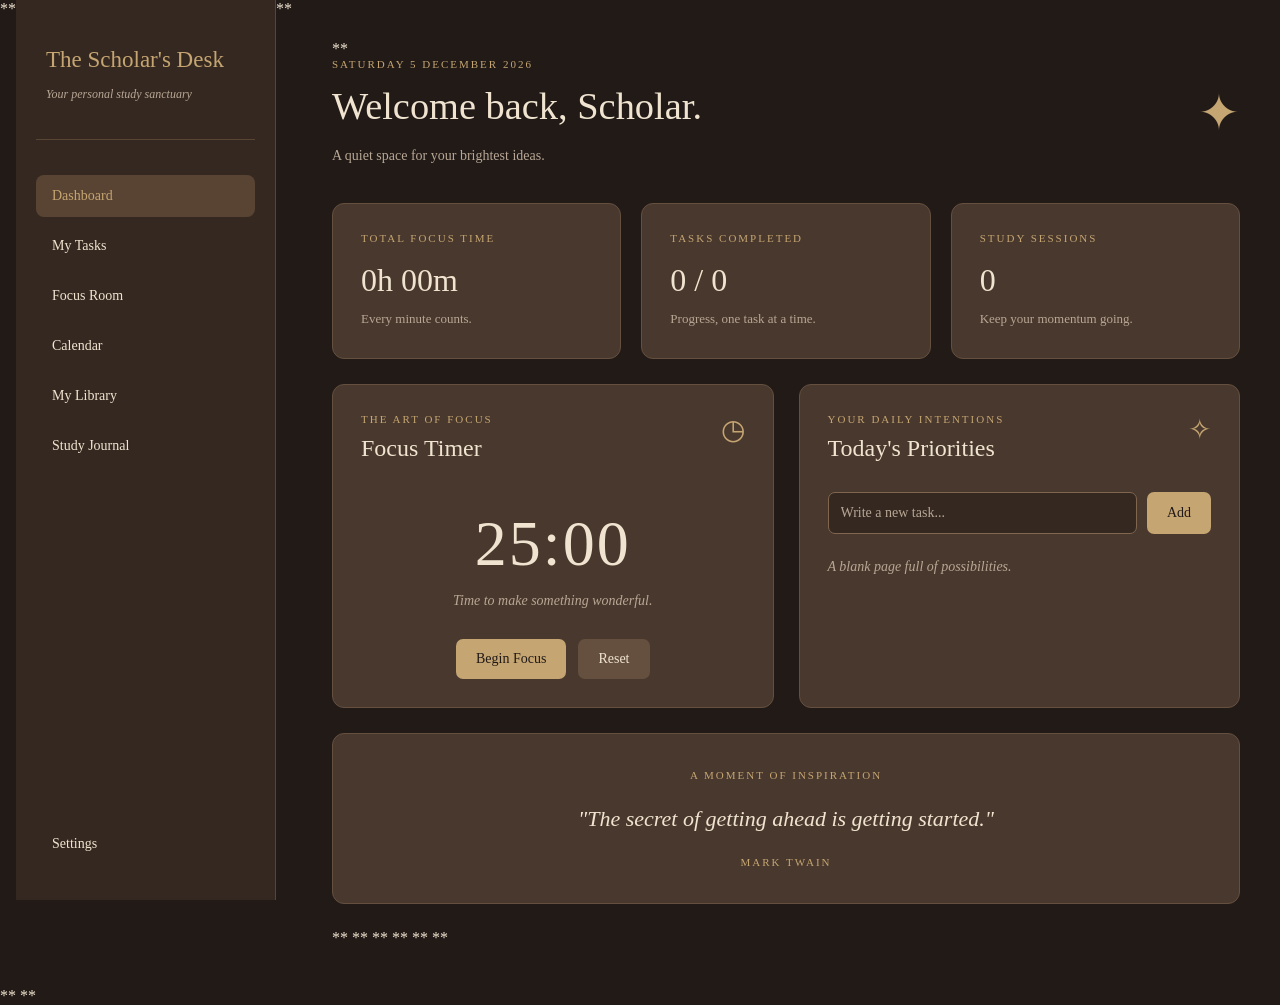
<file: index.html>
<!DOCTYPE html>

<html lang="en">



<head>

    <meta charset="UTF-8">

    <meta name="viewport" content="width=device-width, initial-scale=1.0">



    <title>The Scholar's Desk</title>



    <link rel="stylesheet" href="style.css">

    <script src="script.js" defer></script>

</head>



<body>



<div class="app-container">



*<!-- =====================================*

         SIDEBAR

*    ====================================== -->*



    <aside class="sidebar">



        <div class="sidebar-header">

            <h2>The Scholar's Desk</h2>

            <p>Your personal study sanctuary</p>

        </div>



        <nav class="sidebar-nav" aria-label="Main navigation">



            <ul>

                <li><a href="#dashboard" class="active">Dashboard</a></li>

                <li><a href="#tasks">My Tasks</a></li>

                <li><a href="#focus-page">Focus Room</a></li>

                <li><a href="#calendar">Calendar</a></li>

                <li><a href="#library">My Library</a></li>

                <li><a href="#journal">Study Journal</a></li>

            </ul>



        </nav>



        <div class="sidebar-footer">

            <a href="#settings">Settings</a>

        </div>



    </aside>





*<!-- =====================================*

         MAIN APPLICATION

*    ====================================== -->*



    <main class="main-content">





*<!-- =================================*

             DASHBOARD PAGE

*        ================================== -->*



        <section id="dashboard" class="page">



            <header class="dashboard-header">



                <div>

                    <p class="eyebrow" id="current-date"></p>



                    <h1>Welcome back, Scholar.</h1>



                    <p class="subtitle">

                        A quiet space for your brightest ideas.

                    </p>

                </div>



                <div class="header-decoration">✦</div>



            </header>





<!-- Dashboard Statistics -->



            <section class="stats-grid">



                <article class="stat-card">

                    <p class="card-label">TOTAL FOCUS TIME</p>

                    <h2 id="total-focus">0h 00m</h2>

                    <p class="card-note">Every minute counts.</p>

                </article>



                <article class="stat-card">

                    <p class="card-label">TASKS COMPLETED</p>

                    <h2 id="tasks-completed">0 / 0</h2>

                    <p class="card-note">

                        Progress, one task at a time.

                    </p>

                </article>



                <article class="stat-card">

                    <p class="card-label">STUDY SESSIONS</p>

                    <h2 id="session-count">0</h2>

                    <p class="card-note">

                        Keep your momentum going.

                    </p>

                </article>



            </section>





<!-- Dashboard Widgets -->



            <section class="dashboard-grid">





<!-- Focus Timer Widget -->



                <article class="widget focus-widget" id="focus">



                    <div class="widget-heading">



                        <div>

                            <p class="eyebrow">THE ART OF FOCUS</p>

                            <h2>Focus Timer</h2>

                        </div>



                        <span class="widget-symbol">◷</span>



                    </div>



                    <div class="timer-display">



                        <span id="timer">25:00</span>



                        <p>

                            Time to make something wonderful.

                        </p>



                    </div>



                    <div class="timer-controls">



                        <button id="start-timer" type="button">

                            Begin Focus

                        </button>



                        <button

                            id="reset-timer"

                            type="button"

                            class="secondary-button"

                        >

                            Reset

                        </button>



                    </div>



                </article>





<!-- Dashboard Task Widget -->



                <article class="widget tasks-widget">



                    <div class="widget-heading">



                        <div>

                            <p class="eyebrow">

                                YOUR DAILY INTENTIONS

                            </p>



                            <h2>Today's Priorities</h2>

                        </div>



                        <span class="widget-symbol">✧</span>



                    </div>



                    <form id="task-form" class="task-form">



                        <input

                            type="text"

                            id="task-input"

                            placeholder="Write a new task..."

                            aria-label="New task"

                            required

                        >



                        <button type="submit">Add</button>



                    </form>



                    <ul id="task-list" class="task-list"></ul>



                    <p id="empty-tasks" class="empty-message">

                        A blank page full of possibilities.

                    </p>



                </article>



            </section>





<!-- Inspiration Widget -->



            <section class="widget quote-widget">



                <p class="eyebrow">

                    A MOMENT OF INSPIRATION

                </p>



                <blockquote>

                    "The secret of getting ahead is getting started."

                </blockquote>



                <p class="quote-author">MARK TWAIN</p>



            </section>



        </section>





*<!-- =================================*

             MY TASKS / KANBAN PAGE

*        ================================== -->*



        <section id="tasks" class="page" hidden>



            <header class="dashboard-header">



                <div>

                    <p class="eyebrow">STAY ORGANISED</p>



                    <h1>My Tasks</h1>



                    <p class="subtitle">

                        Every great achievement begins with a plan.

                    </p>

                </div>



                <button

                    type="button"

                    id="new-task-button"

                    class="new-task-button"

                >

                    + New Task

                </button>



            </header>





<!-- Task Statistics -->



            <section class="stats-grid task-stats">



                <article class="stat-card">

                    <p class="card-label">TOTAL TASKS</p>

                    <h2 id="kanban-total">0</h2>

                    <p class="card-note">

                        Everything on your list.

                    </p>

                </article>



                <article class="stat-card">

                    <p class="card-label">IN PROGRESS</p>

                    <h2 id="kanban-progress">0</h2>

                    <p class="card-note">

                        Currently in motion.

                    </p>

                </article>



                <article class="stat-card">

                    <p class="card-label">COMPLETED</p>

                    <h2 id="kanban-completed">0</h2>

                    <p class="card-note">

                        Little victories add up.

                    </p>

                </article>



            </section>





<!-- Task Search and Filters -->



            <div class="kanban-toolbar">



                <input

                    type="search"

                    id="task-search"

                    placeholder="Search your tasks..."

                    aria-label="Search tasks"

                >



                <select

                    id="filter-priority"

                    aria-label="Filter by priority"

                >

                    <option value="all">All Priorities</option>

                    <option value="high">High Priority</option>

                    <option value="medium">Medium Priority</option>

                    <option value="low">Low Priority</option>

                </select>



                <select

                    id="filter-subject"

                    aria-label="Filter by subject"

                >

                    <option value="all">All Subjects</option>

                </select>



            </div>





<!-- Kanban Board -->



            <section class="kanban-board" aria-label="Task board">





<!-- To Do Column -->



                <div class="kanban-column" data-status="todo">



                    <div class="kanban-column-header">

                        <h2>To Do</h2>

                        <span class="column-count" id="todo-count">0</span>

                    </div>



                    <div

                        class="kanban-task-list"

                        id="todo-list"

                        data-status="todo"

                    ></div>



                    <p class="kanban-empty" id="todo-empty">

                        Nothing here yet.

                    </p>



                </div>





<!-- In Progress Column -->



                <div class="kanban-column" data-status="progress">



                    <div class="kanban-column-header">

                        <h2>In Progress</h2>

                        <span class="column-count" id="progress-count">0</span>

                    </div>



                    <div

                        class="kanban-task-list"

                        id="progress-list"

                        data-status="progress"

                    ></div>



                    <p class="kanban-empty" id="progress-empty">

                        Ready when you are.

                    </p>



                </div>





<!-- Completed Column -->



                <div class="kanban-column" data-status="completed">



                    <div class="kanban-column-header">

                        <h2>Completed</h2>

                        <span

                            class="column-count"

                            id="completed-count"

                        >0</span>

                    </div>



                    <div

                        class="kanban-task-list"

                        id="completed-list"

                        data-status="completed"

                    ></div>



                    <p class="kanban-empty" id="completed-empty">

                        Your victories will appear here.

                    </p>



                </div>



            </section>



        </section>





*<!-- =================================*

             FOCUS ROOM PAGE

*        ================================== -->*



        <section id="focus-page" class="page" hidden>



            <header class="dashboard-header">



                <div>

                    <p class="eyebrow">THE ART OF DEEP WORK</p>



                    <h1>The Focus Room</h1>



                    <p class="subtitle">

                        A quiet space to make every minute count.

                    </p>

                </div>



                <div class="header-decoration">◷</div>



            </header>





<!-- Focus Room Timer -->



            <article class="widget focus-room-widget">



                <div

                    class="focus-mode-tabs"

                    role="group"

                    aria-label="Timer mode"

                >



                    <button

                        type="button"

                        class="focus-mode-button active"

                        data-mode="focus"

                        aria-pressed="true"

                    >

                        Focus

                    </button>



                    <button

                        type="button"

                        class="focus-mode-button"

                        data-mode="short"

                        aria-pressed="false"

                    >

                        Short Break

                    </button>



                    <button

                        type="button"

                        class="focus-mode-button"

                        data-mode="long"

                        aria-pressed="false"

                    >

                        Long Break

                    </button>



                </div>





<!-- Circular Progress Timer -->



                <div class="focus-clock">



                    <svg

                        class="focus-progress"

                        viewBox="0 0 300 300"

                        aria-hidden="true"

                    >



                        <circle

                            class="focus-progress-track"

                            cx="150"

                            cy="150"

                            r="132"

                        ></circle>



                        <circle

                            id="focus-progress-ring"

                            class="focus-progress-ring"

                            cx="150"

                            cy="150"

                            r="132"

                        ></circle>



                    </svg>



                    <div class="focus-clock-content">



                        <p class="eyebrow" id="focus-mode-label">

                            FOCUS SESSION

                        </p>



                        <div

                            id="focus-room-time"

                            class="focus-room-time"

                            role="timer"

                        >

                            25:00

                        </div>



                        <p

                            id="focus-room-message"

                            class="focus-room-message"

                        >

                            Time to immerse yourself.

                        </p>



                    </div>



                </div>





<!-- Timer Controls -->



                <div class="focus-room-controls">



                    <button

                        type="button"

                        id="focus-room-start"

                    >

                        Begin Session

                    </button>



                    <button

                        type="button"

                        id="focus-room-reset"

                        class="secondary-button"

                    >

                        Reset

                    </button>



                    <button

                        type="button"

                        id="focus-room-skip"

                        class="secondary-button"

                    >

                        Skip

                    </button>



                </div>



            </article>





<!-- Focus Room Statistics -->



            <section class="stats-grid focus-room-stats">



                <article class="stat-card">

                    <p class="card-label">TODAY'S FOCUS</p>

                    <h2 id="focus-today">0h 00m</h2>

                    <p class="card-note">

                        Time well spent today.

                    </p>

                </article>



                <article class="stat-card">

                    <p class="card-label">TODAY'S SESSIONS</p>

                    <h2 id="focus-today-sessions">0</h2>

                    <p class="card-note">

                        One session at a time.

                    </p>

                </article>



                <article class="stat-card">

                    <p class="card-label">CURRENT STREAK</p>

                    <h2 id="focus-streak">0 days</h2>

                    <p class="card-note">

                        Keep your rhythm alive.

                    </p>

                </article>



            </section>





<!-- Focus Preferences and History -->



            <section class="dashboard-grid focus-room-bottom">





<!-- Timer Preferences -->



                <article class="widget">



                    <div class="widget-heading">



                        <div>

                            <p class="eyebrow">YOUR STUDY RHYTHM</p>

                            <h2>Timer Preferences</h2>

                        </div>



                        <span class="widget-symbol">⚙</span>



                    </div>



                    <form

                        id="focus-preferences-form"

                        class="focus-preferences-form"

                    >



                        <div class="focus-preference-field">



                            <label for="focus-duration">

                                Focus Duration (minutes)

                            </label>



                            <input

                                type="number"

                                id="focus-duration"

                                min="1"

                                max="180"

                                value="25"

                                required

                            >



                        </div>



                        <div class="focus-preference-field">



                            <label for="short-break-duration">

                                Short Break (minutes)

                            </label>



                            <input

                                type="number"

                                id="short-break-duration"

                                min="1"

                                max="60"

                                value="5"

                                required

                            >



                        </div>



                        <label class="focus-sound-setting">



                            <input

                                type="checkbox"

                                id="focus-sound-enabled"

                                checked

                            >



                            Play a sound when a session ends



                        </label>



                        <div class="focus-preference-field">



                            <label for="long-break-duration">

                                Long Break (minutes)

                            </label>



                            <input

                                type="number"

                                id="long-break-duration"

                                min="1"

                                max="90"

                                value="15"

                                required

                            >



                        </div>



                        <button type="submit">

                            Save Preferences

                        </button>



                        <p

                            id="focus-preferences-message"

                            class="card-note"

                            aria-live="polite"

                        ></p>



                    </form>



                </article>





<!-- Session History -->



                <article class="widget">



                    <div class="widget-heading">



                        <div>

                            <p class="eyebrow">YOUR STUDY CHRONICLES</p>

                            <h2>Session History</h2>

                        </div>



                        <span class="widget-symbol">✧</span>



                    </div>



                    <ul

                        id="focus-session-history"

                        class="focus-session-history"

                    ></ul>



                    <p

                        id="focus-history-empty"

                        class="empty-message"

                    >

                        Your completed sessions will appear here.

                    </p>



                </article>



            </section>



        </section>





*<!-- =================================*

             CALENDAR PAGE

*        ================================== -->*



        <section id="calendar" class="page" hidden>



            <header class="dashboard-header">



                <div>

                    <p class="eyebrow">

                        YOUR ACADEMIC CHRONICLES

                    </p>



                    <h1>The Calendar</h1>



                    <p class="subtitle">

                        Every deadline, every intention,

                        all in one beautiful place.

                    </p>

                </div>



                <button

                    type="button"

                    id="calendar-new-task"

                    class="new-task-button"

                >

                    + New Task

                </button>



            </header>





<!-- Calendar Summary -->



            <section class="stats-grid calendar-stats">



                <article class="stat-card">

                    <p class="card-label">

                        UPCOMING DEADLINES

                    </p>

                    <h2 id="calendar-upcoming-count">0</h2>

                    <p class="card-note">

                        Tasks still on the horizon.

                    </p>

                </article>



                <article class="stat-card">

                    <p class="card-label">

                        DUE THIS WEEK

                    </p>

                    <h2 id="calendar-week-count">0</h2>

                    <p class="card-note">

                        Your next seven days.

                    </p>

                </article>



                <article class="stat-card">

                    <p class="card-label">

                        OVERDUE TASKS

                    </p>

                    <h2 id="calendar-overdue-count">0</h2>

                    <p class="card-note">

                        A gentle reminder to catch up.

                    </p>

                </article>



            </section>





<!-- Main Calendar -->



            <section

                class="widget calendar-widget"

                aria-label="Monthly calendar"

            >



                <div class="calendar-toolbar">



                    <div class="calendar-month-heading">



                        <p class="eyebrow">

                            YOUR MONTH AT A GLANCE

                        </p>



                        <h2

                            id="calendar-month-title"

                            aria-live="polite"

                        >

                            October 2026

                        </h2>



                    </div>



                    <div class="calendar-navigation">



                        <button

                            type="button"

                            id="calendar-today"

                            class="secondary-button calendar-today-button"

                        >

                            Today

                        </button>



                        <button

                            type="button"

                            id="calendar-prev"

                            class="secondary-button calendar-nav-button"

                            aria-label="Previous month"

                        >

                            ‹

                        </button>



                        <button

                            type="button"

                            id="calendar-next"

                            class="secondary-button calendar-nav-button"

                            aria-label="Next month"

                        >

                            ›

                        </button>



                    </div>



                </div>





<!-- Priority Legend -->



                <div class="calendar-legend">



                    <span class="calendar-legend-item">

                        <span class="calendar-legend-dot high"></span>

                        High Priority

                    </span>



                    <span class="calendar-legend-item">

                        <span class="calendar-legend-dot medium"></span>

                        Medium Priority

                    </span>



                    <span class="calendar-legend-item">

                        <span class="calendar-legend-dot low"></span>

                        Low Priority

                    </span>



                    <span class="calendar-legend-item">

                        <span class="calendar-legend-dot completed"></span>

                        Completed

                    </span>



                </div>





<!-- Weekday Headings -->



                <div

                    class="calendar-weekdays"

                    aria-hidden="true"

                >

                    <span>Monday</span>

                    <span>Tuesday</span>

                    <span>Wednesday</span>

                    <span>Thursday</span>

                    <span>Friday</span>

                    <span>Saturday</span>

                    <span>Sunday</span>

                </div>





<!-- Calendar Grid -->



                <div

                    id="calendar-grid"

                    class="calendar-grid"

                    role="grid"

                    aria-label="Calendar dates"

                ></div>



            </section>





<!-- Calendar Lower Panels -->



            <section class="dashboard-grid calendar-bottom">





<!-- Selected Day -->



                <article class="widget calendar-day-widget">



                    <div class="widget-heading">



                        <div>

                            <p class="eyebrow">A CLOSER LOOK</p>



                            <h2 id="calendar-selected-title">

                                Selected Day

                            </h2>

                        </div>



                        <span class="widget-symbol">✧</span>



                    </div>



                    <p

                        id="calendar-selected-subtitle"

                        class="calendar-day-subtitle"

                    >

                        Select a day to view its tasks.

                    </p>



                    <ul

                        id="calendar-day-tasks"

                        class="calendar-day-tasks"

                    ></ul>



                    <p

                        id="calendar-day-empty"

                        class="empty-message"

                    >

                        A peaceful day with no deadlines.

                    </p>



                    <button

                        type="button"

                        id="calendar-add-day-task"

                        class="calendar-add-day-task"

                    >

                        + Add Task to This Day

                    </button>



                </article>





<!-- Upcoming Deadlines -->



                <article class="widget calendar-upcoming-widget">



                    <div class="widget-heading">



                        <div>

                            <p class="eyebrow">LOOKING AHEAD</p>

                            <h2>Upcoming Deadlines</h2>

                        </div>



                        <span class="widget-symbol">◷</span>



                    </div>



                    <ul

                        id="calendar-upcoming-list"

                        class="calendar-upcoming-list"

                    ></ul>



                    <p

                        id="calendar-upcoming-empty"

                        class="empty-message"

                    >

                        Nothing approaching.

                        Enjoy the breathing room.

                    </p>



                </article>



            </section>



        </section>





*<!-- =================================*

             MY LIBRARY

*        ================================== -->*



        <section id="library" class="page" hidden>



            <header class="dashboard-header">



                <div>

                    <p class="eyebrow">A WORLD BETWEEN PAGES</p>



                    <h1>My Library</h1>



                    <p class="subtitle">

                        A home for every story worth remembering.

                    </p>

                </div>



                <button

                    type="button"

                    id="library-add-book"

                    class="new-task-button"

                >

                    + Add Book

                </button>



            </header>





<!-- Library Statistics -->



            <section class="stats-grid library-stats">



                <article class="stat-card">

                    <p class="card-label">TOTAL BOOKS</p>

                    <h2 id="library-total">0</h2>

                    <p class="card-note">

                        Your growing collection.

                    </p>

                </article>



                <article class="stat-card">

                    <p class="card-label">CURRENTLY READING</p>

                    <h2 id="library-reading">0</h2>

                    <p class="card-note">

                        Stories unfolding.

                    </p>

                </article>



                <article class="stat-card">

                    <p class="card-label">BOOKS FINISHED</p>

                    <h2 id="library-finished">0</h2>

                    <p class="card-note">

                        Worlds you've explored.

                    </p>

                </article>



            </section>





<!-- Library Search and Filters -->



            <div class="library-toolbar">



                <input

                    type="search"

                    id="library-search"

                    placeholder="Search your collection..."

                    aria-label="Search books"

                >



                <div

                    class="library-filter-tabs"

                    role="group"

                    aria-label="Filter books by reading status"

                >



                    <button

                        type="button"

                        class="library-filter active"

                        data-filter="all"

                        aria-pressed="true"

                    >

                        All Books

                    </button>



                    <button

                        type="button"

                        class="library-filter"

                        data-filter="reading"

                        aria-pressed="false"

                    >

                        Reading

                    </button>



                    <button

                        type="button"

                        class="library-filter"

                        data-filter="want"

                        aria-pressed="false"

                    >

                        Want to Read

                    </button>



                    <button

                        type="button"

                        class="library-filter"

                        data-filter="finished"

                        aria-pressed="false"

                    >

                        Finished

                    </button>



                </div>



            </div>





<!-- Bookshelf -->



            <section

                class="widget library-widget"

                aria-label="Your book collection"

            >



                <div class="widget-heading">



                    <div>

                        <p class="eyebrow">

                            YOUR PERSONAL COLLECTION

                        </p>



                        <h2>The Bookshelf</h2>

                    </div>



                    <span class="widget-symbol">✧</span>



                </div>



                <div

                    id="library-book-grid"

                    class="library-book-grid"

                ></div>



                <div

                    id="library-empty"

                    class="library-empty"

                >



                    <div class="library-empty-icon">📖</div>



                    <h3>Your bookshelf awaits.</h3>



                    <p>

                        Every great library begins with a single book.

                    </p>



                    <button

                        type="button"

                        id="library-empty-add"

                        class="new-task-button"

                    >

                        Add Your First Book

                    </button>



                </div>



            </section>



        </section>





*<!-- =================================*

             STUDY JOURNAL - NEW IN v0.7

*        ================================== -->*



        <section id="journal" class="page" hidden>



            <header class="dashboard-header">



                <div>

                    <p class="eyebrow">

                        THE ARCHIVE OF KNOWLEDGE

                    </p>



                    <h1>Study Journal</h1>



                    <p class="subtitle">

                        A place for everything you learn,

                        discover, and wish to remember.

                    </p>

                </div>



                <button

                    type="button"

                    id="journal-new-note"

                    class="new-task-button"

                >

                    + New Note

                </button>



            </header>





<!-- Journal Statistics -->



            <section class="stats-grid journal-stats">



                <article class="stat-card">

                    <p class="card-label">TOTAL NOTES</p>

                    <h2 id="journal-total-notes">0</h2>

                    <p class="card-note">

                        Your growing knowledge archive.

                    </p>

                </article>



                <article class="stat-card">

                    <p class="card-label">SUBJECTS</p>

                    <h2 id="journal-subject-count">0</h2>

                    <p class="card-note">

                        Areas of study explored.

                    </p>

                </article>



                <article class="stat-card">

                    <p class="card-label">NEEDS REVISION</p>

                    <h2 id="journal-revision-count">0</h2>

                    <p class="card-note">

                        Topics worth revisiting.

                    </p>

                </article>



            </section>





<!-- Journal Workspace -->



            <section class="journal-workspace">





<!-- Notes Sidebar -->



                <aside

                    class="journal-notes-panel"

                    aria-label="Your study notes"

                >



                    <div class="journal-panel-heading">



                        <div>

                            <p class="eyebrow">YOUR ARCHIVE</p>

                            <h2>My Notes</h2>

                        </div>



                        <span class="widget-symbol">✧</span>



                    </div>





<!-- Search Notes -->



                    <input

                        type="search"

                        id="journal-search"

                        class="journal-search"

                        placeholder="Search your notes..."

                        aria-label="Search study notes"

                    >





<!-- Subject Filter -->



                    <label

                        for="journal-subject-filter"

                        class="journal-filter-label"

                    >

                        SUBJECT

                    </label>



                    <select

                        id="journal-subject-filter"

                        class="journal-subject-filter"

                    >

                        <option value="all">All Subjects</option>

                    </select>





<!-- Note Filters -->



                    <div

                        class="journal-filter-tabs"

                        role="group"

                        aria-label="Filter study notes"

                    >



                        <button

                            type="button"

                            class="journal-filter active"

                            data-filter="all"

                            aria-pressed="true"

                        >

                            All

                        </button>



                        <button

                            type="button"

                            class="journal-filter"

                            data-filter="pinned"

                            aria-pressed="false"

                        >

                            Pinned

                        </button>



                        <button

                            type="button"

                            class="journal-filter"

                            data-filter="revision"

                            aria-pressed="false"

                        >

                            Revision

                        </button>



                    </div>





<!-- Notes List -->



                    <div

                        id="journal-notes-list"

                        class="journal-notes-list"

                    ></div>





<!-- Empty Archive -->



                    <div

                        id="journal-list-empty"

                        class="journal-list-empty"

                    >



                        <span class="journal-empty-icon">📜</span>



                        <h3>Your archive awaits.</h3>



                        <p>

                            Begin with your first study note.

                        </p>



                    </div>



                </aside>





<!-- Main Note Editor -->



                <article class="journal-editor-panel">





<!-- Editor Empty State -->



                    <div

                        id="journal-editor-empty"

                        class="journal-editor-empty"

                    >



                        <div class="journal-editor-empty-icon">

                            ✒

                        </div>



                        <p class="eyebrow">

                            THE BEGINNING OF SOMETHING WONDERFUL

                        </p>



                        <h2>A blank page awaits.</h2>



                        <p>

                            Select a note from your archive,

                            or begin writing something new.

                        </p>



                        <button

                            type="button"

                            id="journal-empty-new-note"

                            class="new-task-button"

                        >

                            + Create Your First Note

                        </button>



                    </div>





<!-- Active Editor -->



                    <div

                        id="journal-editor-workspace"

                        class="journal-editor-workspace"

                        hidden

                    >





<!-- Editor Top Bar -->



                        <div class="journal-editor-topbar">



                            <div class="journal-editor-topbar-left">



                                <span class="journal-document-icon">

                                    📜

                                </span>



                                <span class="journal-document-label">

                                    STUDY NOTE

                                </span>



                            </div>



                            <div class="journal-editor-actions">



                                <button

                                    type="button"

                                    id="journal-pin-note"

                                    class="journal-icon-button"

                                    title="Pin or unpin this note"

                                    aria-label="Pin note"

                                    aria-pressed="false"

                                >

                                    ♧

                                </button>



                                <button

                                    type="button"

                                    id="journal-export-note"

                                    class="journal-icon-button"

                                    title="Export this note"

                                    aria-label="Export note"

                                >

                                    ↓

                                </button>



                                <button

                                    type="button"

                                    id="journal-delete-note"

                                    class="journal-icon-button journal-delete-button"

                                    title="Delete this note"

                                    aria-label="Delete note"

                                >

                                    ×

                                </button>



                            </div>



                        </div>





<!-- Note Metadata -->



                        <div class="journal-note-metadata">



                            <input

                                type="text"

                                id="journal-note-title"

                                class="journal-note-title"

                                placeholder="Untitled Note"

                                maxlength="200"

                                aria-label="Note title"

                            >





                            <div class="journal-metadata-row">



                                <div class="journal-metadata-field">



                                    <label for="journal-note-subject">

                                        SUBJECT

                                    </label>



                                    <input

                                        type="text"

                                        id="journal-note-subject"

                                        placeholder="e.g. Enterprise Network Design"

                                        list="journal-subject-suggestions"

                                        maxlength="100"

                                    >



                                    <datalist

                                        id="journal-subject-suggestions"

                                    >

                                        <option value="Enterprise Network Design"></option>

                                        <option value="Statistical Data Analysis"></option>

                                        <option value="Data Communications"></option>

                                        <option value="Cyber Security"></option>

                                        <option value="Programming"></option>

                                        <option value="Personal Study"></option>

                                    </datalist>



                                </div>





                                <div class="journal-metadata-field">



                                    <label for="journal-note-status">

                                        REVISION STATUS

                                    </label>



                                    <select id="journal-note-status">



                                        <option value="normal">

                                            General Notes

                                        </option>



                                        <option value="revision">

                                            Needs Revision

                                        </option>



                                        <option value="mastered">

                                            Confident / Mastered

                                        </option>



                                    </select>



                                </div>



                            </div>



                        </div>





<!-- Word-Style Formatting Toolbar -->



                        <div

                            id="journal-toolbar"

                            class="journal-toolbar"

                            role="toolbar"

                            aria-label="Text formatting"

                        >





<!-- Paragraph Style -->



                            <div class="journal-toolbar-group">



                                <label

                                    for="journal-text-style"

                                    class="sr-only"

                                >

                                    Paragraph style

                                </label>



                                <select

                                    id="journal-text-style"

                                    class="journal-style-select"

                                    aria-label="Paragraph style"

                                >

                                    <option value="p">

                                        Normal Text

                                    </option>



                                    <option value="h1">

                                        Heading 1

                                    </option>



                                    <option value="h2">

                                        Heading 2

                                    </option>



                                    <option value="h3">

                                        Heading 3

                                    </option>



                                    <option value="blockquote">

                                        Quote

                                    </option>

                                </select>



                            </div>





                            <span class="journal-toolbar-divider"></span>





<!-- Basic Formatting -->



                            <div class="journal-toolbar-group">



                                <button

                                    type="button"

                                    class="journal-format-button"

                                    data-command="bold"

                                    title="Bold (Ctrl+B)"

                                    aria-label="Bold"

                                >

                                    <strong>B</strong>

                                </button>



                                <button

                                    type="button"

                                    class="journal-format-button"

                                    data-command="italic"

                                    title="Italic (Ctrl+I)"

                                    aria-label="Italic"

                                >

                                    <em>I</em>

                                </button>



                                <button

                                    type="button"

                                    class="journal-format-button"

                                    data-command="underline"

                                    title="Underline (Ctrl+U)"

                                    aria-label="Underline"

                                >

                                    <u>U</u>

                                </button>



                                <button

                                    type="button"

                                    class="journal-format-button"

                                    data-command="strikeThrough"

                                    title="Strikethrough"

                                    aria-label="Strikethrough"

                                >

                                    <s>S</s>

                                </button>



                            </div>





                            <span class="journal-toolbar-divider"></span>





<!-- Highlighting -->



                            <div class="journal-toolbar-group">



                                <button

                                    type="button"

                                    class="journal-format-button journal-highlight-button"

                                    data-command="hiliteColor"

                                    data-value="#D7BD83"

                                    title="Highlight selected text"

                                    aria-label="Highlight text"

                                >

                                    ✦

                                </button>



                                <button

                                    type="button"

                                    class="journal-format-button"

                                    data-command="removeFormat"

                                    title="Clear text formatting"

                                    aria-label="Clear formatting"

                                >

                                    Tx

                                </button>



                            </div>





                            <span class="journal-toolbar-divider"></span>





<!-- Lists -->



                            <div class="journal-toolbar-group">



                                <button

                                    type="button"

                                    class="journal-format-button"

                                    data-command="insertUnorderedList"

                                    title="Bullet list"

                                    aria-label="Bullet list"

                                >

                                    ☷

                                </button>



                                <button

                                    type="button"

                                    class="journal-format-button"

                                    data-command="insertOrderedList"

                                    title="Numbered list"

                                    aria-label="Numbered list"

                                >

                                    1.

                                </button>



                            </div>





                            <span class="journal-toolbar-divider"></span>





<!-- Alignment -->



                            <div class="journal-toolbar-group">



                                <button

                                    type="button"

                                    class="journal-format-button"

                                    data-command="justifyLeft"

                                    title="Align left"

                                    aria-label="Align left"

                                >

                                    ≡

                                </button>



                                <button

                                    type="button"

                                    class="journal-format-button"

                                    data-command="justifyCenter"

                                    title="Align centre"

                                    aria-label="Align centre"

                                >

                                    ≣

                                </button>



                                <button

                                    type="button"

                                    class="journal-format-button"

                                    data-command="justifyRight"

                                    title="Align right"

                                    aria-label="Align right"

                                >

                                    ☰

                                </button>



                            </div>





                            <span class="journal-toolbar-divider"></span>





<!-- Undo / Redo -->



                            <div class="journal-toolbar-group">



                                <button

                                    type="button"

                                    class="journal-format-button"

                                    data-command="undo"

                                    title="Undo"

                                    aria-label="Undo"

                                >

                                    ↶

                                </button>



                                <button

                                    type="button"

                                    class="journal-format-button"

                                    data-command="redo"

                                    title="Redo"

                                    aria-label="Redo"

                                >

                                    ↷

                                </button>



                            </div>



                        </div>





<!-- Writing Page -->



                        <div class="journal-paper-container">



                            <div

                                id="journal-note-content"

                                class="journal-note-content"

                                contenteditable="true"

                                role="textbox"

                                aria-label="Study note content"

                                aria-multiline="true"

                                data-placeholder="Begin writing your thoughts here..."

                                spellcheck="true"

                            ></div>



                        </div>





<!-- Editor Footer -->



                        <div class="journal-editor-footer">



                            <div class="journal-save-status">



                                <span

                                    id="journal-save-indicator"

                                    class="journal-save-indicator"

                                    aria-live="polite"

                                >

                                    Ready to write

                                </span>



                            </div>



                            <div class="journal-editor-details">



                                <span id="journal-word-count">

                                    0 words

                                </span>



                                <span class="journal-footer-separator">

                                    •

                                </span>



                                <span id="journal-last-edited">

                                    Not yet edited

                                </span>



                            </div>



                        </div>



                    </div>



                </article>



            </section>





<!-- Journal Backup Controls -->



            <div class="journal-backup-bar">



                <div>

                    <strong>Your notes matter.</strong>



                    <p>

                        Keep a backup of your study archive

                        somewhere safe.

                    </p>

                </div>



                <button

                    type="button"

                    id="journal-export-all"

                    class="secondary-button"

                >

                    ↓ Export Journal Backup

                </button>



            </div>



        </section>





*<!-- =================================*

             SETTINGS PAGE

*        ================================== -->*



        <section id="settings" class="page" hidden>

           <header class="dashboard-header">
               <div>
                   <p class="eyebrow">MAKE IT YOURS</p>
                   <h1>Settings</h1>
                   <p class="subtitle">Care for your study sanctuary, and keep your hard work safe.</p>
               </div>
               <div class="header-decoration" aria-hidden="true">⚙</div>
           </header>

           <section class="stats-grid settings-stats" aria-label="Your workspace at a glance">
               <article class="stat-card">
                   <p class="card-label">SAVED TASKS</p>
                   <h2 id="settings-task-count">0</h2>
                   <p class="card-note">Plans and deadlines</p>
               </article>
               <article class="stat-card">
                   <p class="card-label">STUDY NOTES</p>
                   <h2 id="settings-note-count">0</h2>
                   <p class="card-note">Your knowledge archive</p>
               </article>
               <article class="stat-card">
                   <p class="card-label">BOOKS</p>
                   <h2 id="settings-book-count">0</h2>
                   <p class="card-note">Your personal collection</p>
               </article>
           </section>

           <section class="dashboard-grid settings-grid" aria-label="Settings panels">
               <article class="widget settings-panel settings-backup-panel">
                   <div class="widget-heading">
                       <div>
                           <p class="eyebrow">PRESERVE YOUR PROGRESS</p>
                           <h2>Backup &amp; Restore</h2>
                       </div>
                       <span class="widget-symbol" aria-hidden="true">✧</span>
                   </div>
                   <p class="subtitle">Save a copy of your tasks, notes, books, and focus history to your computer.</p>
                   <div class="settings-action-group">
                       <button type="button" id="settings-export-backup">↓ Download Complete Backup</button>
                       <p class="card-note" id="settings-last-backup">Backups are saved as JSON files.</p>
                   </div>
                   <div class="settings-panel-divider" role="separator"></div>
                   <h3>Restore a backup</h3>
                   <p class="card-note">Choose a backup file to review it before restoring. Restoring replaces your current saved workspace.</p>
                   <label for="settings-import-file">Select backup file</label>
                   <input type="file" id="settings-import-file" accept=".json,application/json">
                   <div id="settings-import-preview" class="settings-import-preview" hidden>
                       <h3>Backup preview</h3>
                       <p id="settings-import-filename"></p>
                       <ul id="settings-import-summary"></ul>
                       <p class="card-note">Please export your current data before replacing it.</p>
                       <button type="button" id="settings-restore-backup" disabled>Restore This Backup</button>
                       <button type="button" id="settings-cancel-restore" class="secondary-button">Cancel</button>
                   </div>
                   <p id="settings-backup-message" class="card-note" role="status" aria-live="polite"></p>
               </article>

               <article class="widget settings-panel settings-appearance-panel">
                   <div class="widget-heading">
                       <div>
                           <p class="eyebrow">SET THE ATMOSPHERE</p>
                           <h2>Appearance</h2>
                       </div>
                       <span class="widget-symbol" aria-hidden="true">☾</span>
                   </div>
                   <p class="subtitle">Choose the atmosphere for your favourite place to study.</p>
                   <fieldset class="settings-theme-options">
                       <legend>Colour theme</legend>
                       <label class="settings-theme-option">
                           <input type="radio" name="settings-theme" value="classic" checked>
                           <span><strong>Classic Academia</strong><small>Warm parchment and rich brown</small></span>
                       </label>
                       <label class="settings-theme-option">
                           <input type="radio" name="settings-theme" value="dark">
                           <span><strong>Midnight Library</strong><small>A darker, candlelit workspace</small></span>
                       </label>
                   </fieldset>
                   <label class="settings-checkbox-row" for="settings-reduced-motion">
                       <input type="checkbox" id="settings-reduced-motion">
                       <span>Reduce decorative animations</span>
                   </label>
                   <p id="settings-appearance-message" class="card-note" aria-live="polite"></p>
               </article>

               <article class="widget settings-panel settings-personal-panel">
                   <div class="widget-heading">
                       <div>
                           <p class="eyebrow">A DESK OF YOUR OWN</p>
                           <h2>Personalisation</h2>
                       </div>
                       <span class="widget-symbol" aria-hidden="true">✒</span>
                   </div>
                   <form id="settings-personalisation-form" class="settings-form">
                       <label for="settings-display-name">Your display name</label>
                       <input id="settings-display-name" type="text" maxlength="60" placeholder="Scholar">
                       <label for="settings-welcome-message">Dashboard subtitle</label>
                       <input id="settings-welcome-message" type="text" maxlength="160" placeholder="A quiet space for your brightest ideas.">
                       <button type="submit">Save Personalisation</button>
                       <p id="settings-personal-message" class="card-note" aria-live="polite"></p>
                   </form>
               </article>

               <article class="widget settings-panel settings-storage-panel">
                   <div class="widget-heading">
                       <div>
                           <p class="eyebrow">BEHIND THE BOOKSHELF</p>
                           <h2>Data &amp; Storage</h2>
                       </div>
                       <span class="widget-symbol" aria-hidden="true">⌑</span>
                   </div>
                   <p class="subtitle">Your workspace is stored locally in this browser, on this device.</p>
                   <dl class="settings-storage-details">
                       <div><dt>Storage used by this app</dt><dd id="settings-storage-used">Calculating…</dd></div>
                       <div><dt>Storage location</dt><dd>Browser local storage</dd></div>
                       <div><dt>Cloud sync</dt><dd>Not enabled</dd></div>
                   </dl>
                   <p class="card-note">Clearing your browser data or switching devices can remove access to these records. Keep regular backup files somewhere safe.</p>
                   <button type="button" id="settings-refresh-storage" class="secondary-button">Refresh Storage Information</button>
               </article>
           </section>

           <p class="settings-footer-note">The Scholar's Desk · Your quiet corner of the world. ♡</p>
       </section>



    </main>



</div>





*<!-- =====================================*

     TASK EDITOR MODAL

*====================================== -->*



<dialog id="task-modal" class="task-modal">



    <form id="kanban-task-form" class="modal-form">



        <div class="modal-header">



            <div>

                <p class="eyebrow">YOUR NEXT CHAPTER</p>

                <h2 id="task-modal-title">New Task</h2>

            </div>



            <button

                type="button"

                id="close-task-modal"

                class="modal-close"

                aria-label="Close task editor"

            >

                ×

            </button>



        </div>



        <input type="hidden" id="edit-task-id">



        <label for="kanban-task-title">

            Task Title

        </label>



        <input

            type="text"

            id="kanban-task-title"

            placeholder="What needs to be done?"

            maxlength="150"

            required

        >



        <label for="kanban-task-description">

            Description

        </label>



        <textarea

            id="kanban-task-description"

            rows="4"

            placeholder="Add some notes..."

        ></textarea>



        <div class="modal-form-row">



            <div class="form-field">



                <label for="kanban-task-subject">

                    Subject / Category

                </label>



                <input

                    type="text"

                    id="kanban-task-subject"

                    placeholder="e.g. Cisco, Statistics"

                    list="subject-suggestions"

                >



                <datalist id="subject-suggestions">

                    <option value="Cisco"></option>

                    <option value="Statistics"></option>

                    <option value="Coding"></option>

                    <option value="Personal"></option>

                </datalist>



            </div>



            <div class="form-field">



                <label for="kanban-task-priority">

                    Priority

                </label>



                <select id="kanban-task-priority">

                    <option value="low">Low</option>

                    <option value="medium" selected>Medium</option>

                    <option value="high">High</option>

                </select>



            </div>



        </div>



        <div class="modal-form-row">



            <div class="form-field">



                <label for="kanban-task-due">

                    Due Date

                </label>



                <input

                    type="date"

                    id="kanban-task-due"

                >



            </div>



            <div class="form-field">



                <label for="kanban-task-status">

                    Status

                </label>



                <select id="kanban-task-status">

                    <option value="todo">To Do</option>

                    <option value="progress">In Progress</option>

                    <option value="completed">Completed</option>

                </select>



            </div>



        </div>



        <div class="modal-actions">



            <button

                type="button"

                id="cancel-task-modal"

                class="secondary-button"

            >

                Cancel

            </button>



            <button

                type="submit"

                id="save-kanban-task"

            >

                Save Task

            </button>



        </div>



    </form>



</dialog>





*<!-- =====================================*

     BOOK EDITOR MODAL

*====================================== -->*



<dialog id="book-modal" class="task-modal book-modal">



    <form id="book-form" class="modal-form">



        <div class="modal-header">



            <div>

                <p class="eyebrow">

                    YOUR LITERARY COLLECTION

                </p>



                <h2 id="book-modal-title">

                    Add a Book

                </h2>

            </div>



            <button

                type="button"

                id="book-modal-close"

                class="modal-close"

                aria-label="Close book editor"

            >

                ×

            </button>



        </div>





        <input type="hidden" id="book-edit-id">





        <label for="book-title">

            Book Title

        </label>



        <input

            type="text"

            id="book-title"

            placeholder="The title of your book"

            maxlength="200"

            required

        >





        <label for="book-author">

            Author

        </label>



        <input

            type="text"

            id="book-author"

            placeholder="Who wrote it?"

            maxlength="150"

            required

        >





        <label for="book-cover">

            Cover Image URL (Optional)

        </label>



        <input

            type="url"

            id="book-cover"

            placeholder="https://example.com/book-cover.jpg"

        >





        <div class="modal-form-row">



            <div class="form-field">



                <label for="book-status">

                    Reading Status

                </label>



                <select id="book-status">



                    <option value="want">

                        Want to Read

                    </option>



                    <option value="reading">

                        Currently Reading

                    </option>



                    <option value="finished">

                        Finished

                    </option>



                </select>



            </div>



            <div class="form-field">



                <label for="book-rating">

                    Your Rating

                </label>



                <select id="book-rating">



                    <option value="0">Not Rated</option>

                    <option value="1">★ 1 Star</option>

                    <option value="2">★★ 2 Stars</option>

                    <option value="3">★★★ 3 Stars</option>

                    <option value="4">★★★★ 4 Stars</option>

                    <option value="5">★★★★★ 5 Stars</option>



                </select>



            </div>



        </div>





        <div class="modal-form-row">



            <div class="form-field">



                <label for="book-total-pages">

                    Total Pages

                </label>



                <input

                    type="number"

                    id="book-total-pages"

                    min="0"

                    step="1"

                    value="0"

                >



            </div>



            <div class="form-field">



                <label for="book-current-page">

                    Current Page

                </label>



                <input

                    type="number"

                    id="book-current-page"

                    min="0"

                    step="1"

                    value="0"

                >



            </div>



        </div>





        <label for="book-notes">

            Personal Notes

        </label>



        <textarea

            id="book-notes"

            rows="4"

            placeholder="Your thoughts about this book..."

        ></textarea>





        <label for="book-quote">

            Favourite Quote

        </label>



        <textarea

            id="book-quote"

            rows="3"

            placeholder="A passage you want to remember..."

        ></textarea>





        <div class="modal-actions">



            <button

                type="button"

                id="book-modal-cancel"

                class="secondary-button"

            >

                Cancel

            </button>



            <button type="submit">

                Save Book

            </button>



        </div>



    </form>



</dialog>



</body>

</html>
</file>
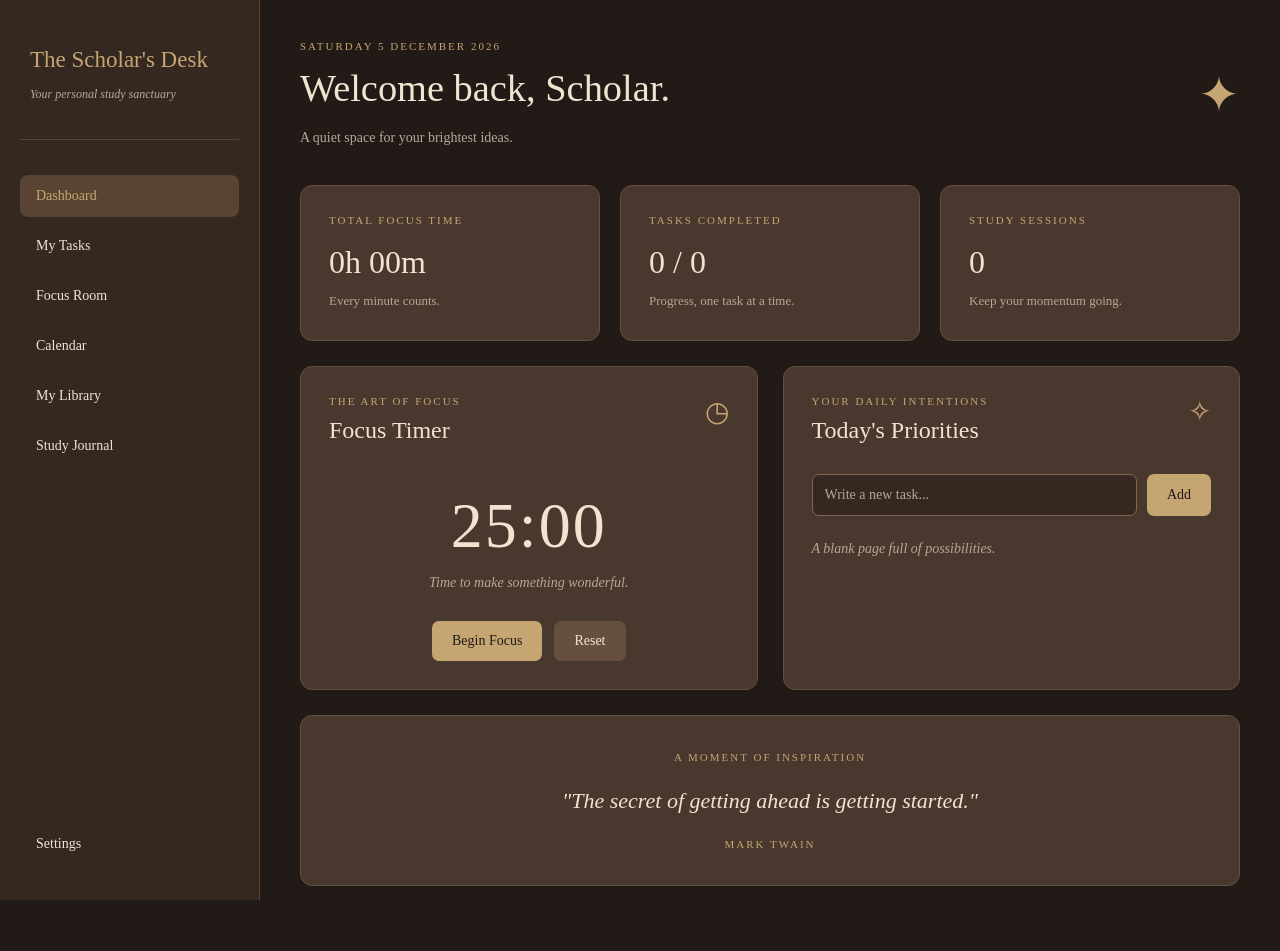
<file: backup.html>
<!DOCTYPE html>
<html lang="en">

<head>
    <meta charset="UTF-8">
    <meta name="viewport" content="width=device-width, initial-scale=1.0">

    <title>The Scholar's Desk</title>

    <link rel="stylesheet" href="style.css">
    <script src="script.js" defer></script>
</head>

<body>

<div class="app-container">

    <!-- =====================================
         SIDEBAR
    ====================================== -->

    <aside class="sidebar">

        <div class="sidebar-header">
            <h2>The Scholar's Desk</h2>
            <p>Your personal study sanctuary</p>
        </div>

        <nav class="sidebar-nav" aria-label="Main navigation">

            <ul>
                <li><a href="#dashboard" class="active">Dashboard</a></li>
                <li><a href="#tasks">My Tasks</a></li>
                <li><a href="#focus-page">Focus Room</a></li>
                <li><a href="#calendar">Calendar</a></li>
                <li><a href="#library">My Library</a></li>
                <li><a href="#journal">Study Journal</a></li>
            </ul>

        </nav>

        <div class="sidebar-footer">
            <a href="#settings">Settings</a>
        </div>

    </aside>


    <!-- =====================================
         MAIN APPLICATION
    ====================================== -->

    <main class="main-content">


        <!-- =================================
             DASHBOARD PAGE
        ================================== -->

        <section id="dashboard" class="page">

            <header class="dashboard-header">

                <div>
                    <p class="eyebrow" id="current-date"></p>

                    <h1>Welcome back, Scholar.</h1>

                    <p class="subtitle">
                        A quiet space for your brightest ideas.
                    </p>
                </div>

                <div class="header-decoration">✦</div>

            </header>


            <!-- Dashboard Statistics -->

            <section class="stats-grid">

                <article class="stat-card">
                    <p class="card-label">TOTAL FOCUS TIME</p>
                    <h2 id="total-focus">0h 00m</h2>
                    <p class="card-note">Every minute counts.</p>
                </article>

                <article class="stat-card">
                    <p class="card-label">TASKS COMPLETED</p>
                    <h2 id="tasks-completed">0 / 0</h2>
                    <p class="card-note">
                        Progress, one task at a time.
                    </p>
                </article>

                <article class="stat-card">
                    <p class="card-label">STUDY SESSIONS</p>
                    <h2 id="session-count">0</h2>
                    <p class="card-note">
                        Keep your momentum going.
                    </p>
                </article>

            </section>


            <!-- Dashboard Widgets -->

            <section class="dashboard-grid">


                <!-- Focus Timer Widget -->

                <article class="widget focus-widget" id="focus">

                    <div class="widget-heading">

                        <div>
                            <p class="eyebrow">THE ART OF FOCUS</p>
                            <h2>Focus Timer</h2>
                        </div>

                        <span class="widget-symbol">◷</span>

                    </div>

                    <div class="timer-display">

                        <span id="timer">25:00</span>

                        <p>
                            Time to make something wonderful.
                        </p>

                    </div>

                    <div class="timer-controls">

                        <button id="start-timer" type="button">
                            Begin Focus
                        </button>

                        <button
                            id="reset-timer"
                            type="button"
                            class="secondary-button"
                        >
                            Reset
                        </button>

                    </div>

                </article>


                <!-- Dashboard Task Widget -->

                <article class="widget tasks-widget">

                    <div class="widget-heading">

                        <div>
                            <p class="eyebrow">
                                YOUR DAILY INTENTIONS
                            </p>

                            <h2>Today's Priorities</h2>
                        </div>

                        <span class="widget-symbol">✧</span>

                    </div>

                    <form id="task-form" class="task-form">

                        <input
                            type="text"
                            id="task-input"
                            placeholder="Write a new task..."
                            aria-label="New task"
                            required
                        >

                        <button type="submit">Add</button>

                    </form>

                    <ul id="task-list" class="task-list"></ul>

                    <p id="empty-tasks" class="empty-message">
                        A blank page full of possibilities.
                    </p>

                </article>

            </section>


            <!-- Inspiration Widget -->

            <section class="widget quote-widget">

                <p class="eyebrow">
                    A MOMENT OF INSPIRATION
                </p>

                <blockquote>
                    "The secret of getting ahead is getting started."
                </blockquote>

                <p class="quote-author">MARK TWAIN</p>

            </section>

        </section>


        <!-- =================================
             MY TASKS / KANBAN PAGE
        ================================== -->

        <section id="tasks" class="page" hidden>

            <header class="dashboard-header">

                <div>
                    <p class="eyebrow">STAY ORGANISED</p>

                    <h1>My Tasks</h1>

                    <p class="subtitle">
                        Every great achievement begins with a plan.
                    </p>
                </div>

                <button
                    type="button"
                    id="new-task-button"
                    class="new-task-button"
                >
                    + New Task
                </button>

            </header>


            <!-- Task Statistics -->

            <section class="stats-grid task-stats">

                <article class="stat-card">
                    <p class="card-label">TOTAL TASKS</p>
                    <h2 id="kanban-total">0</h2>
                    <p class="card-note">
                        Everything on your list.
                    </p>
                </article>

                <article class="stat-card">
                    <p class="card-label">IN PROGRESS</p>
                    <h2 id="kanban-progress">0</h2>
                    <p class="card-note">
                        Currently in motion.
                    </p>
                </article>

                <article class="stat-card">
                    <p class="card-label">COMPLETED</p>
                    <h2 id="kanban-completed">0</h2>
                    <p class="card-note">
                        Little victories add up.
                    </p>
                </article>

            </section>


            <!-- Task Search and Filters -->

            <div class="kanban-toolbar">

                <input
                    type="search"
                    id="task-search"
                    placeholder="Search your tasks..."
                    aria-label="Search tasks"
                >

                <select
                    id="filter-priority"
                    aria-label="Filter by priority"
                >
                    <option value="all">All Priorities</option>
                    <option value="high">High Priority</option>
                    <option value="medium">Medium Priority</option>
                    <option value="low">Low Priority</option>
                </select>

                <select
                    id="filter-subject"
                    aria-label="Filter by subject"
                >
                    <option value="all">All Subjects</option>
                </select>

            </div>


            <!-- Kanban Board -->

            <section class="kanban-board" aria-label="Task board">


                <!-- To Do Column -->

                <div class="kanban-column" data-status="todo">

                    <div class="kanban-column-header">
                        <h2>To Do</h2>
                        <span class="column-count" id="todo-count">0</span>
                    </div>

                    <div
                        class="kanban-task-list"
                        id="todo-list"
                        data-status="todo"
                    ></div>

                    <p class="kanban-empty" id="todo-empty">
                        Nothing here yet.
                    </p>

                </div>


                <!-- In Progress Column -->

                <div class="kanban-column" data-status="progress">

                    <div class="kanban-column-header">
                        <h2>In Progress</h2>
                        <span class="column-count" id="progress-count">0</span>
                    </div>

                    <div
                        class="kanban-task-list"
                        id="progress-list"
                        data-status="progress"
                    ></div>

                    <p class="kanban-empty" id="progress-empty">
                        Ready when you are.
                    </p>

                </div>


                <!-- Completed Column -->

                <div class="kanban-column" data-status="completed">

                    <div class="kanban-column-header">
                        <h2>Completed</h2>
                        <span
                            class="column-count"
                            id="completed-count"
                        >0</span>
                    </div>

                    <div
                        class="kanban-task-list"
                        id="completed-list"
                        data-status="completed"
                    ></div>

                    <p class="kanban-empty" id="completed-empty">
                        Your victories will appear here.
                    </p>

                </div>

            </section>

        </section>


        <!-- =================================
             FOCUS ROOM PAGE
        ================================== -->

        <section id="focus-page" class="page" hidden>

            <header class="dashboard-header">

                <div>
                    <p class="eyebrow">THE ART OF DEEP WORK</p>

                    <h1>The Focus Room</h1>

                    <p class="subtitle">
                        A quiet space to make every minute count.
                    </p>
                </div>

                <div class="header-decoration">◷</div>

            </header>


            <!-- Focus Room Timer -->

            <article class="widget focus-room-widget">

                <div
                    class="focus-mode-tabs"
                    role="group"
                    aria-label="Timer mode"
                >

                    <button
                        type="button"
                        class="focus-mode-button active"
                        data-mode="focus"
                        aria-pressed="true"
                    >
                        Focus
                    </button>

                    <button
                        type="button"
                        class="focus-mode-button"
                        data-mode="short"
                        aria-pressed="false"
                    >
                        Short Break
                    </button>

                    <button
                        type="button"
                        class="focus-mode-button"
                        data-mode="long"
                        aria-pressed="false"
                    >
                        Long Break
                    </button>

                </div>


                <!-- Circular Progress Timer -->

                <div class="focus-clock">

                    <svg
                        class="focus-progress"
                        viewBox="0 0 300 300"
                        aria-hidden="true"
                    >

                        <circle
                            class="focus-progress-track"
                            cx="150"
                            cy="150"
                            r="132"
                        ></circle>

                        <circle
                            id="focus-progress-ring"
                            class="focus-progress-ring"
                            cx="150"
                            cy="150"
                            r="132"
                        ></circle>

                    </svg>

                    <div class="focus-clock-content">

                        <p class="eyebrow" id="focus-mode-label">
                            FOCUS SESSION
                        </p>

                        <div
                            id="focus-room-time"
                            class="focus-room-time"
                            role="timer"
                        >
                            25:00
                        </div>

                        <p
                            id="focus-room-message"
                            class="focus-room-message"
                        >
                            Time to immerse yourself.
                        </p>

                    </div>

                </div>


                <!-- Timer Controls -->

                <div class="focus-room-controls">

                    <button
                        type="button"
                        id="focus-room-start"
                    >
                        Begin Session
                    </button>

                    <button
                        type="button"
                        id="focus-room-reset"
                        class="secondary-button"
                    >
                        Reset
                    </button>

                    <button
                        type="button"
                        id="focus-room-skip"
                        class="secondary-button"
                    >
                        Skip
                    </button>

                </div>

            </article>


            <!-- Focus Room Statistics -->

            <section class="stats-grid focus-room-stats">

                <article class="stat-card">
                    <p class="card-label">TODAY'S FOCUS</p>
                    <h2 id="focus-today">0h 00m</h2>
                    <p class="card-note">
                        Time well spent today.
                    </p>
                </article>

                <article class="stat-card">
                    <p class="card-label">TODAY'S SESSIONS</p>
                    <h2 id="focus-today-sessions">0</h2>
                    <p class="card-note">
                        One session at a time.
                    </p>
                </article>

                <article class="stat-card">
                    <p class="card-label">CURRENT STREAK</p>
                    <h2 id="focus-streak">0 days</h2>
                    <p class="card-note">
                        Keep your rhythm alive.
                    </p>
                </article>

            </section>


            <!-- Focus Preferences and History -->

            <section class="dashboard-grid focus-room-bottom">


                <!-- Timer Preferences -->

                <article class="widget">

                    <div class="widget-heading">

                        <div>
                            <p class="eyebrow">YOUR STUDY RHYTHM</p>
                            <h2>Timer Preferences</h2>
                        </div>

                        <span class="widget-symbol">⚙</span>

                    </div>

                    <form
                        id="focus-preferences-form"
                        class="focus-preferences-form"
                    >

                        <div class="focus-preference-field">

                            <label for="focus-duration">
                                Focus Duration (minutes)
                            </label>

                            <input
                                type="number"
                                id="focus-duration"
                                min="1"
                                max="180"
                                value="25"
                                required
                            >

                        </div>

                        <div class="focus-preference-field">

                            <label for="short-break-duration">
                                Short Break (minutes)
                            </label>

                            <input
                                type="number"
                                id="short-break-duration"
                                min="1"
                                max="60"
                                value="5"
                                required
                            >

                        </div>

                        <label class="focus-sound-setting">

                            <input
                                type="checkbox"
                                id="focus-sound-enabled"
                                checked
                            >

                            Play a sound when a session ends

                        </label>

                        <div class="focus-preference-field">

                            <label for="long-break-duration">
                                Long Break (minutes)
                            </label>

                            <input
                                type="number"
                                id="long-break-duration"
                                min="1"
                                max="90"
                                value="15"
                                required
                            >

                        </div>

                        <button type="submit">
                            Save Preferences
                        </button>

                        <p
                            id="focus-preferences-message"
                            class="card-note"
                            aria-live="polite"
                        ></p>

                    </form>

                </article>


                <!-- Session History -->

                <article class="widget">

                    <div class="widget-heading">

                        <div>
                            <p class="eyebrow">YOUR STUDY CHRONICLES</p>
                            <h2>Session History</h2>
                        </div>

                        <span class="widget-symbol">✧</span>

                    </div>

                    <ul
                        id="focus-session-history"
                        class="focus-session-history"
                    ></ul>

                    <p
                        id="focus-history-empty"
                        class="empty-message"
                    >
                        Your completed sessions will appear here.
                    </p>

                </article>

            </section>

        </section>


        <!-- =================================
             CALENDAR PAGE
        ================================== -->

        <section id="calendar" class="page" hidden>

            <header class="dashboard-header">

                <div>
                    <p class="eyebrow">
                        YOUR ACADEMIC CHRONICLES
                    </p>

                    <h1>The Calendar</h1>

                    <p class="subtitle">
                        Every deadline, every intention,
                        all in one beautiful place.
                    </p>
                </div>

                <button
                    type="button"
                    id="calendar-new-task"
                    class="new-task-button"
                >
                    + New Task
                </button>

            </header>


            <!-- Calendar Summary -->

            <section class="stats-grid calendar-stats">

                <article class="stat-card">
                    <p class="card-label">
                        UPCOMING DEADLINES
                    </p>
                    <h2 id="calendar-upcoming-count">0</h2>
                    <p class="card-note">
                        Tasks still on the horizon.
                    </p>
                </article>

                <article class="stat-card">
                    <p class="card-label">
                        DUE THIS WEEK
                    </p>
                    <h2 id="calendar-week-count">0</h2>
                    <p class="card-note">
                        Your next seven days.
                    </p>
                </article>

                <article class="stat-card">
                    <p class="card-label">
                        OVERDUE TASKS
                    </p>
                    <h2 id="calendar-overdue-count">0</h2>
                    <p class="card-note">
                        A gentle reminder to catch up.
                    </p>
                </article>

            </section>


            <!-- Main Calendar -->

            <section
                class="widget calendar-widget"
                aria-label="Monthly calendar"
            >

                <div class="calendar-toolbar">

                    <div class="calendar-month-heading">

                        <p class="eyebrow">
                            YOUR MONTH AT A GLANCE
                        </p>

                        <h2
                            id="calendar-month-title"
                            aria-live="polite"
                        >
                            October 2026
                        </h2>

                    </div>

                    <div class="calendar-navigation">

                        <button
                            type="button"
                            id="calendar-today"
                            class="secondary-button calendar-today-button"
                        >
                            Today
                        </button>

                        <button
                            type="button"
                            id="calendar-prev"
                            class="secondary-button calendar-nav-button"
                            aria-label="Previous month"
                        >
                            ‹
                        </button>

                        <button
                            type="button"
                            id="calendar-next"
                            class="secondary-button calendar-nav-button"
                            aria-label="Next month"
                        >
                            ›
                        </button>

                    </div>

                </div>


                <!-- Priority Legend -->

                <div class="calendar-legend">

                    <span class="calendar-legend-item">
                        <span class="calendar-legend-dot high"></span>
                        High Priority
                    </span>

                    <span class="calendar-legend-item">
                        <span class="calendar-legend-dot medium"></span>
                        Medium Priority
                    </span>

                    <span class="calendar-legend-item">
                        <span class="calendar-legend-dot low"></span>
                        Low Priority
                    </span>

                    <span class="calendar-legend-item">
                        <span class="calendar-legend-dot completed"></span>
                        Completed
                    </span>

                </div>


                <!-- Weekday Headings -->

                <div
                    class="calendar-weekdays"
                    aria-hidden="true"
                >
                    <span>Monday</span>
                    <span>Tuesday</span>
                    <span>Wednesday</span>
                    <span>Thursday</span>
                    <span>Friday</span>
                    <span>Saturday</span>
                    <span>Sunday</span>
                </div>


                <!-- Calendar Grid -->

                <div
                    id="calendar-grid"
                    class="calendar-grid"
                    role="grid"
                    aria-label="Calendar dates"
                ></div>

            </section>


            <!-- Calendar Lower Panels -->

            <section class="dashboard-grid calendar-bottom">


                <!-- Selected Day -->

                <article class="widget calendar-day-widget">

                    <div class="widget-heading">

                        <div>
                            <p class="eyebrow">A CLOSER LOOK</p>

                            <h2 id="calendar-selected-title">
                                Selected Day
                            </h2>
                        </div>

                        <span class="widget-symbol">✧</span>

                    </div>

                    <p
                        id="calendar-selected-subtitle"
                        class="calendar-day-subtitle"
                    >
                        Select a day to view its tasks.
                    </p>

                    <ul
                        id="calendar-day-tasks"
                        class="calendar-day-tasks"
                    ></ul>

                    <p
                        id="calendar-day-empty"
                        class="empty-message"
                    >
                        A peaceful day with no deadlines.
                    </p>

                    <button
                        type="button"
                        id="calendar-add-day-task"
                        class="calendar-add-day-task"
                    >
                        + Add Task to This Day
                    </button>

                </article>


                <!-- Upcoming Deadlines -->

                <article class="widget calendar-upcoming-widget">

                    <div class="widget-heading">

                        <div>
                            <p class="eyebrow">LOOKING AHEAD</p>
                            <h2>Upcoming Deadlines</h2>
                        </div>

                        <span class="widget-symbol">◷</span>

                    </div>

                    <ul
                        id="calendar-upcoming-list"
                        class="calendar-upcoming-list"
                    ></ul>

                    <p
                        id="calendar-upcoming-empty"
                        class="empty-message"
                    >
                        Nothing approaching.
                        Enjoy the breathing room.
                    </p>

                </article>

            </section>

        </section>


        <!-- =================================
             MY LIBRARY
        ================================== -->

        <section id="library" class="page" hidden>

            <header class="dashboard-header">

                <div>
                    <p class="eyebrow">A WORLD BETWEEN PAGES</p>

                    <h1>My Library</h1>

                    <p class="subtitle">
                        A home for every story worth remembering.
                    </p>
                </div>

                <button
                    type="button"
                    id="library-add-book"
                    class="new-task-button"
                >
                    + Add Book
                </button>

            </header>


            <!-- Library Statistics -->

            <section class="stats-grid library-stats">

                <article class="stat-card">
                    <p class="card-label">TOTAL BOOKS</p>
                    <h2 id="library-total">0</h2>
                    <p class="card-note">
                        Your growing collection.
                    </p>
                </article>

                <article class="stat-card">
                    <p class="card-label">CURRENTLY READING</p>
                    <h2 id="library-reading">0</h2>
                    <p class="card-note">
                        Stories unfolding.
                    </p>
                </article>

                <article class="stat-card">
                    <p class="card-label">BOOKS FINISHED</p>
                    <h2 id="library-finished">0</h2>
                    <p class="card-note">
                        Worlds you've explored.
                    </p>
                </article>

            </section>


            <!-- Library Search and Filters -->

            <div class="library-toolbar">

                <input
                    type="search"
                    id="library-search"
                    placeholder="Search your collection..."
                    aria-label="Search books"
                >

                <div
                    class="library-filter-tabs"
                    role="group"
                    aria-label="Filter books by reading status"
                >

                    <button
                        type="button"
                        class="library-filter active"
                        data-filter="all"
                        aria-pressed="true"
                    >
                        All Books
                    </button>

                    <button
                        type="button"
                        class="library-filter"
                        data-filter="reading"
                        aria-pressed="false"
                    >
                        Reading
                    </button>

                    <button
                        type="button"
                        class="library-filter"
                        data-filter="want"
                        aria-pressed="false"
                    >
                        Want to Read
                    </button>

                    <button
                        type="button"
                        class="library-filter"
                        data-filter="finished"
                        aria-pressed="false"
                    >
                        Finished
                    </button>

                </div>

            </div>


            <!-- Bookshelf -->

            <section
                class="widget library-widget"
                aria-label="Your book collection"
            >

                <div class="widget-heading">

                    <div>
                        <p class="eyebrow">
                            YOUR PERSONAL COLLECTION
                        </p>

                        <h2>The Bookshelf</h2>
                    </div>

                    <span class="widget-symbol">✧</span>

                </div>

                <div
                    id="library-book-grid"
                    class="library-book-grid"
                ></div>

                <div
                    id="library-empty"
                    class="library-empty"
                >

                    <div class="library-empty-icon">📖</div>

                    <h3>Your bookshelf awaits.</h3>

                    <p>
                        Every great library begins with a single book.
                    </p>

                    <button
                        type="button"
                        id="library-empty-add"
                        class="new-task-button"
                    >
                        Add Your First Book
                    </button>

                </div>

            </section>

        </section>


        <!-- =================================
             STUDY JOURNAL - NEW IN v0.7
        ================================== -->

        <section id="journal" class="page" hidden>

            <header class="dashboard-header">

                <div>
                    <p class="eyebrow">
                        THE ARCHIVE OF KNOWLEDGE
                    </p>

                    <h1>Study Journal</h1>

                    <p class="subtitle">
                        A place for everything you learn,
                        discover, and wish to remember.
                    </p>
                </div>

                <button
                    type="button"
                    id="journal-new-note"
                    class="new-task-button"
                >
                    + New Note
                </button>

            </header>


            <!-- Journal Statistics -->

            <section class="stats-grid journal-stats">

                <article class="stat-card">
                    <p class="card-label">TOTAL NOTES</p>
                    <h2 id="journal-total-notes">0</h2>
                    <p class="card-note">
                        Your growing knowledge archive.
                    </p>
                </article>

                <article class="stat-card">
                    <p class="card-label">SUBJECTS</p>
                    <h2 id="journal-subject-count">0</h2>
                    <p class="card-note">
                        Areas of study explored.
                    </p>
                </article>

                <article class="stat-card">
                    <p class="card-label">NEEDS REVISION</p>
                    <h2 id="journal-revision-count">0</h2>
                    <p class="card-note">
                        Topics worth revisiting.
                    </p>
                </article>

            </section>


            <!-- Journal Workspace -->

            <section class="journal-workspace">


                <!-- Notes Sidebar -->

                <aside
                    class="journal-notes-panel"
                    aria-label="Your study notes"
                >

                    <div class="journal-panel-heading">

                        <div>
                            <p class="eyebrow">YOUR ARCHIVE</p>
                            <h2>My Notes</h2>
                        </div>

                        <span class="widget-symbol">✧</span>

                    </div>


                    <!-- Search Notes -->

                    <input
                        type="search"
                        id="journal-search"
                        class="journal-search"
                        placeholder="Search your notes..."
                        aria-label="Search study notes"
                    >


                    <!-- Subject Filter -->

                    <label
                        for="journal-subject-filter"
                        class="journal-filter-label"
                    >
                        SUBJECT
                    </label>

                    <select
                        id="journal-subject-filter"
                        class="journal-subject-filter"
                    >
                        <option value="all">All Subjects</option>
                    </select>


                    <!-- Note Filters -->

                    <div
                        class="journal-filter-tabs"
                        role="group"
                        aria-label="Filter study notes"
                    >

                        <button
                            type="button"
                            class="journal-filter active"
                            data-filter="all"
                            aria-pressed="true"
                        >
                            All
                        </button>

                        <button
                            type="button"
                            class="journal-filter"
                            data-filter="pinned"
                            aria-pressed="false"
                        >
                            Pinned
                        </button>

                        <button
                            type="button"
                            class="journal-filter"
                            data-filter="revision"
                            aria-pressed="false"
                        >
                            Revision
                        </button>

                    </div>


                    <!-- Notes List -->

                    <div
                        id="journal-notes-list"
                        class="journal-notes-list"
                    ></div>


                    <!-- Empty Archive -->

                    <div
                        id="journal-list-empty"
                        class="journal-list-empty"
                    >

                        <span class="journal-empty-icon">📜</span>

                        <h3>Your archive awaits.</h3>

                        <p>
                            Begin with your first study note.
                        </p>

                    </div>

                </aside>


                <!-- Main Note Editor -->

                <article class="journal-editor-panel">


                    <!-- Editor Empty State -->

                    <div
                        id="journal-editor-empty"
                        class="journal-editor-empty"
                    >

                        <div class="journal-editor-empty-icon">
                            ✒
                        </div>

                        <p class="eyebrow">
                            THE BEGINNING OF SOMETHING WONDERFUL
                        </p>

                        <h2>A blank page awaits.</h2>

                        <p>
                            Select a note from your archive,
                            or begin writing something new.
                        </p>

                        <button
                            type="button"
                            id="journal-empty-new-note"
                            class="new-task-button"
                        >
                            + Create Your First Note
                        </button>

                    </div>


                    <!-- Active Editor -->

                    <div
                        id="journal-editor-workspace"
                        class="journal-editor-workspace"
                        hidden
                    >


                        <!-- Editor Top Bar -->

                        <div class="journal-editor-topbar">

                            <div class="journal-editor-topbar-left">

                                <span class="journal-document-icon">
                                    📜
                                </span>

                                <span class="journal-document-label">
                                    STUDY NOTE
                                </span>

                            </div>

                            <div class="journal-editor-actions">

                                <button
                                    type="button"
                                    id="journal-pin-note"
                                    class="journal-icon-button"
                                    title="Pin or unpin this note"
                                    aria-label="Pin note"
                                    aria-pressed="false"
                                >
                                    ♧
                                </button>

                                <button
                                    type="button"
                                    id="journal-export-note"
                                    class="journal-icon-button"
                                    title="Export this note"
                                    aria-label="Export note"
                                >
                                    ↓
                                </button>

                                <button
                                    type="button"
                                    id="journal-delete-note"
                                    class="journal-icon-button journal-delete-button"
                                    title="Delete this note"
                                    aria-label="Delete note"
                                >
                                    ×
                                </button>

                            </div>

                        </div>


                        <!-- Note Metadata -->

                        <div class="journal-note-metadata">

                            <input
                                type="text"
                                id="journal-note-title"
                                class="journal-note-title"
                                placeholder="Untitled Note"
                                maxlength="200"
                                aria-label="Note title"
                            >


                            <div class="journal-metadata-row">

                                <div class="journal-metadata-field">

                                    <label for="journal-note-subject">
                                        SUBJECT
                                    </label>

                                    <input
                                        type="text"
                                        id="journal-note-subject"
                                        placeholder="e.g. Enterprise Network Design"
                                        list="journal-subject-suggestions"
                                        maxlength="100"
                                    >

                                    <datalist
                                        id="journal-subject-suggestions"
                                    >
                                        <option value="Enterprise Network Design"></option>
                                        <option value="Statistical Data Analysis"></option>
                                        <option value="Data Communications"></option>
                                        <option value="Cyber Security"></option>
                                        <option value="Programming"></option>
                                        <option value="Personal Study"></option>
                                    </datalist>

                                </div>


                                <div class="journal-metadata-field">

                                    <label for="journal-note-status">
                                        REVISION STATUS
                                    </label>

                                    <select id="journal-note-status">

                                        <option value="normal">
                                            General Notes
                                        </option>

                                        <option value="revision">
                                            Needs Revision
                                        </option>

                                        <option value="mastered">
                                            Confident / Mastered
                                        </option>

                                    </select>

                                </div>

                            </div>

                        </div>


                        <!-- Word-Style Formatting Toolbar -->

                        <div
                            id="journal-toolbar"
                            class="journal-toolbar"
                            role="toolbar"
                            aria-label="Text formatting"
                        >


                            <!-- Paragraph Style -->

                            <div class="journal-toolbar-group">

                                <label
                                    for="journal-text-style"
                                    class="sr-only"
                                >
                                    Paragraph style
                                </label>

                                <select
                                    id="journal-text-style"
                                    class="journal-style-select"
                                    aria-label="Paragraph style"
                                >
                                    <option value="p">
                                        Normal Text
                                    </option>

                                    <option value="h1">
                                        Heading 1
                                    </option>

                                    <option value="h2">
                                        Heading 2
                                    </option>

                                    <option value="h3">
                                        Heading 3
                                    </option>

                                    <option value="blockquote">
                                        Quote
                                    </option>
                                </select>

                            </div>


                            <span class="journal-toolbar-divider"></span>


                            <!-- Basic Formatting -->

                            <div class="journal-toolbar-group">

                                <button
                                    type="button"
                                    class="journal-format-button"
                                    data-command="bold"
                                    title="Bold (Ctrl+B)"
                                    aria-label="Bold"
                                >
                                    <strong>B</strong>
                                </button>

                                <button
                                    type="button"
                                    class="journal-format-button"
                                    data-command="italic"
                                    title="Italic (Ctrl+I)"
                                    aria-label="Italic"
                                >
                                    <em>I</em>
                                </button>

                                <button
                                    type="button"
                                    class="journal-format-button"
                                    data-command="underline"
                                    title="Underline (Ctrl+U)"
                                    aria-label="Underline"
                                >
                                    <u>U</u>
                                </button>

                                <button
                                    type="button"
                                    class="journal-format-button"
                                    data-command="strikeThrough"
                                    title="Strikethrough"
                                    aria-label="Strikethrough"
                                >
                                    <s>S</s>
                                </button>

                            </div>


                            <span class="journal-toolbar-divider"></span>


                            <!-- Highlighting -->

                            <div class="journal-toolbar-group">

                                <button
                                    type="button"
                                    class="journal-format-button journal-highlight-button"
                                    data-command="hiliteColor"
                                    data-value="#D7BD83"
                                    title="Highlight selected text"
                                    aria-label="Highlight text"
                                >
                                    ✦
                                </button>

                                <button
                                    type="button"
                                    class="journal-format-button"
                                    data-command="removeFormat"
                                    title="Clear text formatting"
                                    aria-label="Clear formatting"
                                >
                                    Tx
                                </button>

                            </div>


                            <span class="journal-toolbar-divider"></span>


                            <!-- Lists -->

                            <div class="journal-toolbar-group">

                                <button
                                    type="button"
                                    class="journal-format-button"
                                    data-command="insertUnorderedList"
                                    title="Bullet list"
                                    aria-label="Bullet list"
                                >
                                    ☷
                                </button>

                                <button
                                    type="button"
                                    class="journal-format-button"
                                    data-command="insertOrderedList"
                                    title="Numbered list"
                                    aria-label="Numbered list"
                                >
                                    1.
                                </button>

                            </div>


                            <span class="journal-toolbar-divider"></span>


                            <!-- Alignment -->

                            <div class="journal-toolbar-group">

                                <button
                                    type="button"
                                    class="journal-format-button"
                                    data-command="justifyLeft"
                                    title="Align left"
                                    aria-label="Align left"
                                >
                                    ≡
                                </button>

                                <button
                                    type="button"
                                    class="journal-format-button"
                                    data-command="justifyCenter"
                                    title="Align centre"
                                    aria-label="Align centre"
                                >
                                    ≣
                                </button>

                                <button
                                    type="button"
                                    class="journal-format-button"
                                    data-command="justifyRight"
                                    title="Align right"
                                    aria-label="Align right"
                                >
                                    ☰
                                </button>

                            </div>


                            <span class="journal-toolbar-divider"></span>


                            <!-- Undo / Redo -->

                            <div class="journal-toolbar-group">

                                <button
                                    type="button"
                                    class="journal-format-button"
                                    data-command="undo"
                                    title="Undo"
                                    aria-label="Undo"
                                >
                                    ↶
                                </button>

                                <button
                                    type="button"
                                    class="journal-format-button"
                                    data-command="redo"
                                    title="Redo"
                                    aria-label="Redo"
                                >
                                    ↷
                                </button>

                            </div>

                        </div>


                        <!-- Writing Page -->

                        <div class="journal-paper-container">

                            <div
                                id="journal-note-content"
                                class="journal-note-content"
                                contenteditable="true"
                                role="textbox"
                                aria-label="Study note content"
                                aria-multiline="true"
                                data-placeholder="Begin writing your thoughts here..."
                                spellcheck="true"
                            ></div>

                        </div>


                        <!-- Editor Footer -->

                        <div class="journal-editor-footer">

                            <div class="journal-save-status">

                                <span
                                    id="journal-save-indicator"
                                    class="journal-save-indicator"
                                    aria-live="polite"
                                >
                                    Ready to write
                                </span>

                            </div>

                            <div class="journal-editor-details">

                                <span id="journal-word-count">
                                    0 words
                                </span>

                                <span class="journal-footer-separator">
                                    •
                                </span>

                                <span id="journal-last-edited">
                                    Not yet edited
                                </span>

                            </div>

                        </div>

                    </div>

                </article>

            </section>


            <!-- Journal Backup Controls -->

            <div class="journal-backup-bar">

                <div>
                    <strong>Your notes matter.</strong>

                    <p>
                        Keep a backup of your study archive
                        somewhere safe.
                    </p>
                </div>

                <button
                    type="button"
                    id="journal-export-all"
                    class="secondary-button"
                >
                    ↓ Export Journal Backup
                </button>

            </div>

        </section>


        <!-- =================================
             SETTINGS PAGE
        ================================== -->

        <section id="settings" class="page" hidden>

            <header class="dashboard-header">

                <div>
                    <p class="eyebrow">MAKE IT YOURS</p>

                    <h1>Settings</h1>

                    <p class="subtitle">
                        Your sanctuary, your preferences.
                    </p>
                </div>

            </header>

            <article class="widget">

                <h2>Preferences</h2>

                <p class="subtitle">
                    Application settings are coming soon.
                </p>

            </article>

        </section>

    </main>

</div>


<!-- =====================================
     TASK EDITOR MODAL
====================================== -->

<dialog id="task-modal" class="task-modal">

    <form id="kanban-task-form" class="modal-form">

        <div class="modal-header">

            <div>
                <p class="eyebrow">YOUR NEXT CHAPTER</p>
                <h2 id="task-modal-title">New Task</h2>
            </div>

            <button
                type="button"
                id="close-task-modal"
                class="modal-close"
                aria-label="Close task editor"
            >
                ×
            </button>

        </div>

        <input type="hidden" id="edit-task-id">

        <label for="kanban-task-title">
            Task Title
        </label>

        <input
            type="text"
            id="kanban-task-title"
            placeholder="What needs to be done?"
            maxlength="150"
            required
        >

        <label for="kanban-task-description">
            Description
        </label>

        <textarea
            id="kanban-task-description"
            rows="4"
            placeholder="Add some notes..."
        ></textarea>

        <div class="modal-form-row">

            <div class="form-field">

                <label for="kanban-task-subject">
                    Subject / Category
                </label>

                <input
                    type="text"
                    id="kanban-task-subject"
                    placeholder="e.g. Cisco, Statistics"
                    list="subject-suggestions"
                >

                <datalist id="subject-suggestions">
                    <option value="Cisco"></option>
                    <option value="Statistics"></option>
                    <option value="Coding"></option>
                    <option value="Personal"></option>
                </datalist>

            </div>

            <div class="form-field">

                <label for="kanban-task-priority">
                    Priority
                </label>

                <select id="kanban-task-priority">
                    <option value="low">Low</option>
                    <option value="medium" selected>Medium</option>
                    <option value="high">High</option>
                </select>

            </div>

        </div>

        <div class="modal-form-row">

            <div class="form-field">

                <label for="kanban-task-due">
                    Due Date
                </label>

                <input
                    type="date"
                    id="kanban-task-due"
                >

            </div>

            <div class="form-field">

                <label for="kanban-task-status">
                    Status
                </label>

                <select id="kanban-task-status">
                    <option value="todo">To Do</option>
                    <option value="progress">In Progress</option>
                    <option value="completed">Completed</option>
                </select>

            </div>

        </div>

        <div class="modal-actions">

            <button
                type="button"
                id="cancel-task-modal"
                class="secondary-button"
            >
                Cancel
            </button>

            <button
                type="submit"
                id="save-kanban-task"
            >
                Save Task
            </button>

        </div>

    </form>

</dialog>


<!-- =====================================
     BOOK EDITOR MODAL
====================================== -->

<dialog id="book-modal" class="task-modal book-modal">

    <form id="book-form" class="modal-form">

        <div class="modal-header">

            <div>
                <p class="eyebrow">
                    YOUR LITERARY COLLECTION
                </p>

                <h2 id="book-modal-title">
                    Add a Book
                </h2>
            </div>

            <button
                type="button"
                id="book-modal-close"
                class="modal-close"
                aria-label="Close book editor"
            >
                ×
            </button>

        </div>


        <input type="hidden" id="book-edit-id">


        <label for="book-title">
            Book Title
        </label>

        <input
            type="text"
            id="book-title"
            placeholder="The title of your book"
            maxlength="200"
            required
        >


        <label for="book-author">
            Author
        </label>

        <input
            type="text"
            id="book-author"
            placeholder="Who wrote it?"
            maxlength="150"
            required
        >


        <label for="book-cover">
            Cover Image URL (Optional)
        </label>

        <input
            type="url"
            id="book-cover"
            placeholder="https://example.com/book-cover.jpg"
        >


        <div class="modal-form-row">

            <div class="form-field">

                <label for="book-status">
                    Reading Status
                </label>

                <select id="book-status">

                    <option value="want">
                        Want to Read
                    </option>

                    <option value="reading">
                        Currently Reading
                    </option>

                    <option value="finished">
                        Finished
                    </option>

                </select>

            </div>

            <div class="form-field">

                <label for="book-rating">
                    Your Rating
                </label>

                <select id="book-rating">

                    <option value="0">Not Rated</option>
                    <option value="1">★ 1 Star</option>
                    <option value="2">★★ 2 Stars</option>
                    <option value="3">★★★ 3 Stars</option>
                    <option value="4">★★★★ 4 Stars</option>
                    <option value="5">★★★★★ 5 Stars</option>

                </select>

            </div>

        </div>


        <div class="modal-form-row">

            <div class="form-field">

                <label for="book-total-pages">
                    Total Pages
                </label>

                <input
                    type="number"
                    id="book-total-pages"
                    min="0"
                    step="1"
                    value="0"
                >

            </div>

            <div class="form-field">

                <label for="book-current-page">
                    Current Page
                </label>

                <input
                    type="number"
                    id="book-current-page"
                    min="0"
                    step="1"
                    value="0"
                >

            </div>

        </div>


        <label for="book-notes">
            Personal Notes
        </label>

        <textarea
            id="book-notes"
            rows="4"
            placeholder="Your thoughts about this book..."
        ></textarea>


        <label for="book-quote">
            Favourite Quote
        </label>

        <textarea
            id="book-quote"
            rows="3"
            placeholder="A passage you want to remember..."
        ></textarea>


        <div class="modal-actions">

            <button
                type="button"
                id="book-modal-cancel"
                class="secondary-button"
            >
                Cancel
            </button>

            <button type="submit">
                Save Book
            </button>

        </div>

    </form>

</dialog>

</body>
</html>
</file>
<file: style.css>
/* ==========================================
   THE SCHOLAR'S DESK
   Version 0.4 - The Focus Room
========================================== */

/* ==========================================
   1. COLOUR PALETTE
========================================== */

:root {
    --bg-primary: #211A17;
    --bg-sidebar: #352820;
    --bg-card: #49382D;

    --accent-gold: #C5A572;

    --text-primary: #F0E4D0;
    --text-muted: #B8A795;

    --border-color: #65503F;
    --hover-color: #594433;
}

/* ==========================================
   2. GLOBAL STYLES
========================================== */

* {
    margin: 0;
    padding: 0;
    box-sizing: border-box;
}

body {
    background-color: var(--bg-primary);
    color: var(--text-primary);
    font-family: Georgia, "Times New Roman", serif;
    min-height: 100vh;
}

button,
input,
textarea,
select {
    font-family: inherit;
}

button {
    cursor: pointer;
}

a {
    text-decoration: none;
}

[hidden] {
    display: none !important;
}

/* ==========================================
   3. APPLICATION LAYOUT
========================================== */

.app-container {
    display: flex;
    min-height: 100vh;
}

.sidebar {
    width: 260px;
    flex-shrink: 0;
    position: sticky;
    top: 0;
    height: 100vh;
    min-height: 100vh;

    display: flex;
    flex-direction: column;

    padding: 35px 20px;

    background-color: var(--bg-sidebar);
    border-right: 1px solid #594536;
    overflow-y: auto;
}

.main-content {
    flex: 1;
    min-width: 0;
    width: 100%;
    max-width: 1600px;
    margin: 0 auto;
    padding: 40px;
}

/* ==========================================
   4. SIDEBAR HEADER
========================================== */

.sidebar-header {
    padding: 10px 10px 35px;
    border-bottom: 1px solid #594536;
}

.sidebar-header h2 {
    color: var(--accent-gold);
    font-size: 23px;
    font-weight: normal;
    line-height: 1.3;
}

.sidebar-header p {
    color: var(--text-muted);
    font-size: 12px;
    font-style: italic;
    margin-top: 10px;
    line-height: 1.6;
}

/* ==========================================
   5. SIDEBAR NAVIGATION
========================================== */

.sidebar-nav {
    margin-top: 35px;
}

.sidebar-nav ul {
    list-style: none;
}

.sidebar-nav li {
    margin-bottom: 8px;
}

.sidebar-nav a,
.sidebar-footer a {
    display: block;
    padding: 13px 16px;

    color: var(--text-primary);
    font-size: 14px;
    border-radius: 8px;

    transition:
        background-color 0.25s ease,
        color 0.25s ease;
}

.sidebar-nav a:hover,
.sidebar-footer a:hover {
    background-color: var(--bg-card);
    color: var(--accent-gold);
}

.sidebar-nav a.active,
.sidebar-footer a.active {
    background-color: var(--hover-color);
    color: var(--accent-gold);
}

.sidebar-footer {
    margin-top: auto;
    padding-top: 30px;
}

/* ==========================================
   6. PAGE NAVIGATION
========================================== */

.page[hidden] {
    display: none !important;
}

.page {
    animation: pageFadeIn 0.3s ease;
}

@keyframes pageFadeIn {
    from {
        opacity: 0;
        transform: translateY(8px);
    }

    to {
        opacity: 1;
        transform: translateY(0);
    }
}

/* ==========================================
   7. DASHBOARD HEADER
========================================== */

.dashboard-header {
    display: flex;
    justify-content: space-between;
    align-items: center;
    margin-bottom: 35px;
    gap: 20px;
}

.dashboard-header h1 {
    font-size: clamp(28px, 3vw, 42px);
    font-weight: normal;
    line-height: 1.3;
    margin: 12px 0;
}

.eyebrow,
.card-label {
    color: var(--accent-gold);
    font-size: 11px;
    font-weight: normal;
    letter-spacing: 2px;
    text-transform: uppercase;
}

.subtitle {
    color: var(--text-muted);
    font-size: 14px;
    line-height: 1.7;
}

.header-decoration {
    color: var(--accent-gold);
    font-size: 50px;
}

/* ==========================================
   8. STATISTICS CARDS
========================================== */

.stats-grid {
    display: grid;
    grid-template-columns: repeat(3, minmax(0, 1fr));
    gap: 20px;
    margin-bottom: 25px;
}

.stat-card {
    background-color: var(--bg-card);
    border: 1px solid var(--border-color);
    border-radius: 12px;
    padding: 28px;

    transition:
        transform 0.25s ease,
        border-color 0.25s ease;
}

.stat-card:hover {
    transform: translateY(-3px);
    border-color: var(--accent-gold);
}

.stat-card h2 {
    font-size: 32px;
    font-weight: normal;
    margin: 18px 0 10px;
}

.card-note {
    color: var(--text-muted);
    font-size: 13px;
    line-height: 1.6;
}

/* ==========================================
   9. DASHBOARD GRID
========================================== */

.dashboard-grid {
    display: grid;
    grid-template-columns: repeat(2, minmax(0, 1fr));
    gap: 25px;
    margin-bottom: 25px;
}

/* ==========================================
   10. GENERAL WIDGETS
========================================== */

.widget {
    background-color: var(--bg-card);
    border: 1px solid var(--border-color);
    border-radius: 12px;
    padding: 28px;
}

.widget-heading {
    display: flex;
    justify-content: space-between;
    align-items: flex-start;
    gap: 15px;
}

.widget-heading h2 {
    font-size: 24px;
    font-weight: normal;
    margin-top: 10px;
}

.widget-symbol {
    color: var(--accent-gold);
    font-size: 28px;
}

/* ==========================================
   11. DASHBOARD FOCUS TIMER
========================================== */

.timer-display {
    text-align: center;
    padding: 45px 0 30px;
}

#timer {
    display: block;
    font-size: clamp(48px, 5vw, 76px);
    font-weight: normal;
    color: var(--text-primary);
    font-variant-numeric: tabular-nums;
    letter-spacing: 2px;
}

.timer-display p {
    color: var(--text-muted);
    font-size: 14px;
    font-style: italic;
    margin-top: 12px;
}

.timer-controls {
    display: flex;
    justify-content: center;
    flex-wrap: wrap;
    gap: 12px;
}

/* ==========================================
   12. BUTTONS
========================================== */

button {
    background-color: var(--accent-gold);
    color: var(--bg-primary);
    border: none;
    border-radius: 7px;
    padding: 12px 20px;
    font-size: 14px;

    transition:
        opacity 0.2s ease,
        transform 0.2s ease;
}

button:hover {
    opacity: 0.9;
    transform: translateY(-2px);
}

button:active {
    transform: translateY(0);
}

.secondary-button {
    background-color: var(--border-color);
    color: var(--text-primary);
}

/* ==========================================
   13. DASHBOARD TASK MANAGER
========================================== */

.task-form {
    display: flex;
    gap: 10px;
    margin-top: 30px;
}

.task-form input {
    flex: 1;
    min-width: 0;
    padding: 12px;

    background-color: var(--bg-sidebar);
    color: var(--text-primary);

    border: 1px solid #80664F;
    border-radius: 7px;
    font-size: 14px;
}

.task-form input::placeholder {
    color: var(--text-muted);
}

.task-form input:focus {
    outline: none;
    border-color: var(--accent-gold);
}

.task-list {
    list-style: none;
    margin-top: 20px;
}

.task-list li {
    display: flex;
    align-items: center;
    gap: 12px;
    padding: 12px 0;
    border-bottom: 1px solid var(--border-color);
}

.task-list li span {
    flex: 1;
    overflow-wrap: anywhere;
    font-size: 14px;
}

.task-list li.completed span {
    text-decoration: line-through;
    color: var(--text-muted);
}

.task-list input[type="checkbox"] {
    accent-color: var(--accent-gold);
    cursor: pointer;
}

.delete-task {
    padding: 5px 10px;
    background: transparent;
    color: var(--text-muted);
    font-size: 20px;
}

.delete-task:hover {
    color: var(--accent-gold);
}

.empty-message {
    color: var(--text-muted);
    font-size: 14px;
    font-style: italic;
    margin-top: 25px;
}

/* ==========================================
   14. INSPIRATION WIDGET
========================================== */

.quote-widget {
    text-align: center;
    padding: 35px;
}

.quote-widget blockquote {
    font-size: 22px;
    font-style: italic;
    line-height: 1.6;
    margin: 20px 0;
}

.quote-author {
    color: var(--accent-gold);
    font-size: 11px;
    letter-spacing: 2px;
}

/* ==========================================
   15. OTHER APPLICATION PAGES
========================================== */

.page > .widget {
    margin-bottom: 25px;
}

.page > .widget h2 {
    font-size: 24px;
    font-weight: normal;
    margin-bottom: 15px;
}

.page > .widget .subtitle {
    margin-top: 10px;
}

/* ==========================================
   16. KANBAN TOOLBAR
========================================== */

.new-task-button {
    flex-shrink: 0;
}

.kanban-toolbar {
    display: flex;
    flex-wrap: wrap;
    gap: 12px;
    margin-bottom: 25px;
}

.kanban-toolbar input,
.kanban-toolbar select {
    background-color: var(--bg-sidebar);
    color: var(--text-primary);

    border: 1px solid var(--border-color);
    border-radius: 7px;

    padding: 12px 14px;
    font-size: 14px;
}

.kanban-toolbar input {
    flex: 1;
    min-width: 200px;
}

.kanban-toolbar select {
    min-width: 150px;
}

.kanban-toolbar input::placeholder {
    color: var(--text-muted);
}

/* ==========================================
   17. KANBAN BOARD
========================================== */

.kanban-board {
    display: grid;
    grid-template-columns: repeat(3, minmax(0, 1fr));
    gap: 20px;
    align-items: start;
}

.kanban-column {
    min-width: 0;
    min-height: 350px;
    padding: 18px;

    background-color: var(--bg-sidebar);
    border: 1px solid var(--border-color);
    border-radius: 12px;
}

.kanban-column-header {
    display: flex;
    justify-content: space-between;
    align-items: center;

    padding-bottom: 18px;
    margin-bottom: 15px;

    border-bottom: 1px solid var(--border-color);
}

.kanban-column-header h2 {
    font-size: 19px;
    font-weight: normal;
}

.column-count {
    display: inline-flex;
    align-items: center;
    justify-content: center;

    min-width: 28px;
    height: 28px;
    padding: 0 8px;

    background-color: var(--hover-color);
    color: var(--accent-gold);

    border-radius: 20px;
    font-size: 12px;
}

.kanban-task-list {
    display: flex;
    flex-direction: column;
    gap: 12px;
    min-height: 40px;
}

.kanban-empty {
    margin-top: 25px;
    text-align: center;
    color: var(--text-muted);
    font-size: 13px;
    font-style: italic;
}

/* ==========================================
   18. KANBAN TASK CARDS
========================================== */

.kanban-card {
    background-color: var(--bg-card);
    border: 1px solid var(--border-color);
    border-radius: 9px;
    padding: 18px;

    transition:
        border-color 0.2s ease,
        transform 0.2s ease;
}

.kanban-card:hover {
    border-color: var(--accent-gold);
}

.kanban-card.dragging {
    opacity: 0.45;
}

.kanban-card-title {
    font-size: 16px;
    font-weight: normal;
    line-height: 1.5;
    overflow-wrap: anywhere;
}

.kanban-card-description {
    margin-top: 10px;
    color: var(--text-muted);
    font-size: 13px;
    line-height: 1.6;
    overflow-wrap: anywhere;
}

.kanban-card-meta {
    display: flex;
    flex-wrap: wrap;
    align-items: center;
    gap: 8px;
    margin-top: 15px;
}

.task-subject,
.task-priority,
.task-due {
    display: inline-block;
    padding: 5px 9px;
    border-radius: 5px;
    font-size: 11px;
}

.task-subject {
    background-color: var(--bg-sidebar);
    color: var(--accent-gold);
}

.task-priority {
    background-color: #594433;
    color: var(--text-primary);
}

.task-priority.high {
    background-color: #70433B;
    color: #F5C3B9;
}

.task-priority.medium {
    background-color: #685337;
    color: #F0D5A3;
}

.task-priority.low {
    background-color: #425348;
    color: #C5E0CC;
}

.task-due {
    background-color: var(--bg-sidebar);
    color: var(--text-muted);
}

.task-due.overdue {
    background-color: #70433B;
    color: #F5C3B9;
}

.kanban-card-actions {
    display: flex;
    flex-wrap: wrap;
    gap: 8px;
    margin-top: 16px;
}

.kanban-card-actions button {
    padding: 7px 11px;
    font-size: 12px;
}

.kanban-edit-button {
    background-color: var(--border-color);
    color: var(--text-primary);
}

.kanban-delete-button {
    background-color: transparent;
    color: var(--text-muted);
    border: 1px solid var(--border-color);
}

.kanban-delete-button:hover {
    color: #F5C3B9;
    border-color: #A66A60;
}

.kanban-move-select {
    width: 100%;
    margin-top: 12px;
    padding: 9px;

    background-color: var(--bg-sidebar);
    color: var(--text-primary);
    border: 1px solid var(--border-color);
    border-radius: 6px;
    font-size: 12px;
}

/* ==========================================
   19. DRAG AND DROP
========================================== */

.kanban-card[draggable="true"] {
    cursor: grab;
}

.kanban-card[draggable="true"]:active {
    cursor: grabbing;
}

.kanban-column.drag-over {
    border-color: var(--accent-gold);
    background-color: #403026;
}

/* ==========================================
   20. TASK EDITOR MODAL
========================================== */

.task-modal {
    width: min(92vw, 600px);
    max-height: 90vh;
    overflow-y: auto;

    padding: 30px;
    margin: auto;

    background-color: var(--bg-sidebar);
    color: var(--text-primary);

    border: 1px solid var(--accent-gold);
    border-radius: 14px;

    box-shadow: 0 20px 70px rgba(0, 0, 0, 0.5);
}

.task-modal::backdrop {
    background-color: rgba(12, 8, 6, 0.8);
    backdrop-filter: blur(3px);
}

.modal-header {
    display: flex;
    justify-content: space-between;
    align-items: flex-start;
    gap: 15px;
    margin-bottom: 25px;
}

.modal-header h2 {
    margin-top: 10px;
    font-size: 28px;
    font-weight: normal;
}

.modal-close {
    padding: 4px 10px;
    background: transparent;
    color: var(--text-muted);
    font-size: 28px;
}

.modal-form {
    display: flex;
    flex-direction: column;
    gap: 12px;
}

.modal-form label {
    color: var(--accent-gold);
    font-size: 13px;
}

.modal-form input,
.modal-form textarea,
.modal-form select {
    width: 100%;
    min-width: 0;

    padding: 12px;

    background-color: var(--bg-primary);
    color: var(--text-primary);

    border: 1px solid var(--border-color);
    border-radius: 7px;

    font-size: 14px;
}

.modal-form textarea {
    resize: vertical;
    line-height: 1.6;
}

.modal-form input::placeholder,
.modal-form textarea::placeholder {
    color: var(--text-muted);
}

.modal-form-row {
    display: grid;
    grid-template-columns: repeat(2, minmax(0, 1fr));
    gap: 15px;
}

.form-field {
    display: flex;
    flex-direction: column;
    gap: 12px;
}

.modal-actions {
    display: flex;
    justify-content: flex-end;
    flex-wrap: wrap;
    gap: 12px;
    margin-top: 20px;
}

/* ==========================================
   21. FOCUS ROOM
========================================== */

.focus-room-widget {
    display: flex;
    flex-direction: column;
    align-items: center;
    gap: 30px;

    padding: 40px 30px;
    margin-bottom: 25px;

    background:
        radial-gradient(
            circle at 50% 35%,
            #574232 0%,
            var(--bg-card) 65%
        );

    text-align: center;
}

/* ==========================================
   22. FOCUS MODE BUTTONS
========================================== */

.focus-mode-tabs {
    display: flex;
    justify-content: center;
    flex-wrap: wrap;
    gap: 10px;
}

.focus-mode-button {
    background-color: var(--bg-sidebar);
    color: var(--text-muted);

    border: 1px solid var(--border-color);
    border-radius: 30px;

    padding: 11px 20px;
}

.focus-mode-button:hover {
    color: var(--accent-gold);
}

.focus-mode-button.active {
    background-color: var(--accent-gold);
    color: var(--bg-primary);
    border-color: var(--accent-gold);
}

/* ==========================================
   23. CIRCULAR PROGRESS TIMER
========================================== */

.focus-clock {
    position: relative;
    width: min(100%, 330px);
    aspect-ratio: 1 / 1;

    display: grid;
    place-items: center;
}

.focus-progress {
    position: absolute;
    inset: 0;

    width: 100%;
    height: 100%;

    transform: rotate(-90deg);
}

.focus-progress-track,
.focus-progress-ring {
    fill: none;
    stroke-width: 7;
}

.focus-progress-track {
    stroke: #6A5543;
}

.focus-progress-ring {
    stroke: var(--accent-gold);
    stroke-linecap: round;

    stroke-dasharray: 829.38;
    stroke-dashoffset: 0;

    transition: stroke-dashoffset 0.25s linear;
}

.focus-clock-content {
    position: relative;
    z-index: 1;

    display: flex;
    flex-direction: column;
    align-items: center;

    gap: 14px;
    padding: 20px;
}

.focus-room-time {
    font-size: clamp(48px, 6vw, 76px);
    font-variant-numeric: tabular-nums;
    letter-spacing: 2px;
    line-height: 1.1;
}

.focus-room-message {
    color: var(--text-muted);
    font-size: 13px;
    font-style: italic;
    line-height: 1.6;
}

/* ==========================================
   24. FOCUS ROOM CONTROLS
========================================== */

.focus-room-controls {
    display: flex;
    justify-content: center;
    flex-wrap: wrap;
    gap: 12px;
}

.focus-room-controls button {
    min-width: 105px;
}

/* ==========================================
   25. TIMER PREFERENCES
========================================== */

.focus-preferences-form {
    display: flex;
    flex-direction: column;
    gap: 18px;

    margin-top: 25px;
}

.focus-preference-field {
    display: flex;
    flex-direction: column;
    gap: 9px;
}

.focus-preference-field label {
    color: var(--text-muted);
    font-size: 13px;
}

.focus-preference-field input {
    width: 100%;
    padding: 12px;

    background-color: var(--bg-sidebar);
    color: var(--text-primary);

    border: 1px solid var(--border-color);
    border-radius: 7px;

    font-size: 14px;
}

.focus-sound-setting {
    display: flex;
    align-items: center;
    gap: 10px;

    color: var(--text-primary);
    font-size: 13px;
    line-height: 1.5;
}

.focus-sound-setting input {
    accent-color: var(--accent-gold);
    width: 16px;
    height: 16px;
}

.focus-preferences-form button {
    align-self: flex-start;
}

/* ==========================================
   26. SESSION HISTORY
========================================== */

.focus-session-history {
    list-style: none;
    margin-top: 25px;

    display: flex;
    flex-direction: column;
    gap: 12px;
}

.focus-session-history li {
    display: flex;
    justify-content: space-between;
    align-items: center;
    gap: 15px;

    padding: 15px;

    background-color: var(--bg-sidebar);
    border: 1px solid var(--border-color);
    border-radius: 8px;
}

.focus-history-details {
    display: flex;
    flex-direction: column;
    gap: 6px;
}

.focus-history-details strong {
    font-size: 14px;
    font-weight: normal;
    color: var(--text-primary);
}

.focus-history-details span {
    font-size: 12px;
    color: var(--text-muted);
}

.focus-history-duration {
    color: var(--accent-gold);
    font-size: 14px;
    white-space: nowrap;
}

/* ==========================================
   27. ACCESSIBILITY
========================================== */

a:focus-visible,
button:focus-visible,
input:focus-visible,
textarea:focus-visible,
select:focus-visible {
    outline: 2px solid var(--accent-gold);
    outline-offset: 3px;
}

/* ==========================================
   28. RESPONSIVE LAYOUT
========================================== */

@media (max-width: 1200px) {

    .kanban-board {
        gap: 12px;
    }

    .kanban-column {
        padding: 12px;
    }

    .kanban-card {
        padding: 14px;
    }

}

@media (max-width: 1050px) {

    .stats-grid {
        grid-template-columns: repeat(2, minmax(0, 1fr));
    }

    .dashboard-grid {
        grid-template-columns: 1fr;
    }

    .kanban-board {
        grid-template-columns: 1fr;
    }

    .kanban-column {
        min-height: 150px;
    }

}

@media (max-width: 700px) {

    .app-container {
        flex-direction: column;
    }

    .sidebar {
        position: static;
        width: 100%;
        height: auto;
        min-height: 0;
        padding: 20px;
    }

    .sidebar-header {
        padding-bottom: 20px;
    }

    .sidebar-nav {
        margin-top: 20px;
    }

    .sidebar-nav ul {
        display: flex;
        flex-wrap: wrap;
        gap: 5px;
    }

    .sidebar-nav li {
        margin-bottom: 0;
    }

    .sidebar-nav a {
        padding: 10px 12px;
    }

    .sidebar-footer {
        margin-top: 10px;
        padding-top: 10px;
    }

    .main-content {
        padding: 24px 16px;
    }

    .dashboard-header {
        align-items: flex-start;
        flex-wrap: wrap;
    }

    .header-decoration {
        font-size: 32px;
    }

    .stats-grid {
        grid-template-columns: 1fr;
    }

    .dashboard-grid {
        grid-template-columns: 1fr;
    }

    .stat-card,
    .widget {
        padding: 22px;
    }

    .task-form {
        flex-wrap: wrap;
    }

    .quote-widget blockquote {
        font-size: 18px;
    }

    .kanban-toolbar {
        flex-direction: column;
    }

    .kanban-toolbar input,
    .kanban-toolbar select {
        width: 100%;
    }

    .modal-form-row {
        grid-template-columns: 1fr;
    }

    .task-modal {
        padding: 20px;
    }

    .focus-room-widget {
        padding: 25px 15px;
    }

    .focus-clock {
        width: min(100%, 290px);
    }

    .focus-room-time {
        font-size: 52px;
    }

}

/* ==========================================
   29. REDUCED MOTION
========================================== */

@media (prefers-reduced-motion: reduce) {

    *,
    *::before,
    *::after {
        animation-duration: 0.01ms !important;
        transition-duration: 0.01ms !important;
    }

}

/* ==========================================
   THE SCHOLAR'S DESK
   Version 0.5 - The Calendar
========================================== */


/* ==========================================
   30. CALENDAR PAGE
========================================== */

.calendar-stats {
    margin-bottom: 25px;
}

.calendar-widget {
    padding: 30px;
    margin-bottom: 25px;
    overflow: hidden;
}


/* ==========================================
   31. CALENDAR TOOLBAR
========================================== */

.calendar-toolbar {
    display: flex;
    justify-content: space-between;
    align-items: center;
    flex-wrap: wrap;
    gap: 20px;

    margin-bottom: 25px;
}

.calendar-month-heading h2 {
    color: var(--text-primary);
    font-size: 30px;
    font-weight: normal;
    margin-top: 10px;
}

.calendar-navigation {
    display: flex;
    align-items: center;
    gap: 10px;
}

.calendar-today-button {
    padding: 11px 20px;
}

.calendar-nav-button {
    display: flex;
    align-items: center;
    justify-content: center;

    width: 42px;
    height: 42px;

    padding: 0;
    font-size: 28px;
    line-height: 1;
}


/* ==========================================
   32. CALENDAR PRIORITY LEGEND
========================================== */

.calendar-legend {
    display: flex;
    align-items: center;
    flex-wrap: wrap;
    gap: 12px 22px;

    padding: 15px 0 22px;
    margin-bottom: 15px;

    border-bottom: 1px solid var(--border-color);
}

.calendar-legend-item {
    display: inline-flex;
    align-items: center;
    gap: 8px;

    color: var(--text-muted);
    font-size: 12px;
}

.calendar-legend-dot {
    width: 9px;
    height: 9px;
    border-radius: 50%;
    flex-shrink: 0;
}

.calendar-legend-dot.high {
    background-color: #D28D80;
}

.calendar-legend-dot.medium {
    background-color: #E0C080;
}

.calendar-legend-dot.low {
    background-color: #94B59D;
}

.calendar-legend-dot.completed {
    background-color: #A99D8F;
}


/* ==========================================
   33. CALENDAR WEEKDAY HEADINGS
========================================== */

.calendar-weekdays {
    display: grid;
    grid-template-columns: repeat(7, minmax(0, 1fr));
    gap: 8px;

    margin-bottom: 10px;
}

.calendar-weekdays span {
    padding: 12px 5px;

    color: var(--accent-gold);
    font-size: 12px;
    letter-spacing: 0.5px;
    text-align: center;
}


/* ==========================================
   34. MONTHLY CALENDAR GRID
========================================== */

.calendar-grid {
    display: grid;
    grid-template-columns: repeat(7, minmax(0, 1fr));
    gap: 8px;
}

.calendar-day {
    position: relative;
    display: flex;
    flex-direction: column;
    align-items: stretch;
    gap: 8px;

    min-width: 0;
    min-height: 125px;
    padding: 12px;

    background-color: var(--bg-sidebar);
    border: 1px solid var(--border-color);
    border-radius: 9px;

    cursor: pointer;

    transition:
        background-color 0.2s ease,
        border-color 0.2s ease,
        transform 0.2s ease;
}

.calendar-day:hover {
    background-color: var(--hover-color);
    border-color: var(--accent-gold);
    transform: translateY(-2px);
}

.calendar-day:focus-visible {
    outline: 2px solid var(--accent-gold);
    outline-offset: 2px;
}


/* ==========================================
   35. DATE NUMBERS
========================================== */

.calendar-day-number {
    display: inline-flex;
    align-items: center;
    justify-content: center;

    width: 30px;
    height: 30px;

    color: var(--text-primary);
    font-size: 14px;
    font-variant-numeric: tabular-nums;

    border-radius: 50%;
}

.calendar-day.today .calendar-day-number {
    background-color: var(--accent-gold);
    color: var(--bg-primary);
    font-weight: bold;
}

.calendar-day.selected {
    border-color: var(--accent-gold);
    background-color: #574232;

    box-shadow:
        inset 0 0 0 1px rgba(197, 165, 114, 0.3);
}

.calendar-day.selected:not(.today) .calendar-day-number {
    color: var(--accent-gold);
}

.calendar-day.other-month {
    opacity: 0.4;
}

.calendar-day.other-month:hover {
    opacity: 0.8;
}


/* ==========================================
   36. TASK DEADLINES INSIDE CALENDAR
========================================== */

.calendar-day-events {
    display: flex;
    flex-direction: column;
    gap: 5px;
    min-width: 0;
}

.calendar-event {
    display: block;
    width: 100%;

    padding: 7px 8px;

    border: 1px solid transparent;
    border-radius: 5px;

    font-size: 11px;
    line-height: 1.4;
    text-align: left;

    white-space: nowrap;
    overflow: hidden;
    text-overflow: ellipsis;

    cursor: pointer;

    transition:
        filter 0.2s ease,
        transform 0.2s ease;
}

.calendar-event:hover {
    filter: brightness(1.2);
    transform: translateY(-1px);
}

.calendar-event.high {
    background-color: #70433B;
    border-color: #936056;
    color: #F5C3B9;
}

.calendar-event.medium {
    background-color: #685337;
    border-color: #8B714B;
    color: #F0D5A3;
}

.calendar-event.low {
    background-color: #425348;
    border-color: #587562;
    color: #C5E0CC;
}

.calendar-event.completed {
    background-color: #4A443E;
    border-color: #6C6258;
    color: #B8A795;

    text-decoration: line-through;
}

.calendar-more-events {
    color: var(--accent-gold);
    font-size: 11px;
    padding: 4px 2px;
}


/* ==========================================
   37. CALENDAR LOWER PANELS
========================================== */

.calendar-bottom {
    align-items: start;
}

.calendar-day-widget,
.calendar-upcoming-widget {
    min-height: 300px;
}

.calendar-day-subtitle {
    color: var(--text-muted);
    font-size: 13px;
    line-height: 1.6;
    margin-top: 12px;
}

.calendar-day-tasks,
.calendar-upcoming-list {
    display: flex;
    flex-direction: column;
    gap: 10px;

    list-style: none;
    margin-top: 22px;
}


/* ==========================================
   38. SELECTED DAY TASK CARDS
========================================== */

.calendar-task-item,
.calendar-upcoming-item {
    display: flex;
    justify-content: space-between;
    align-items: center;
    gap: 12px;

    padding: 14px;

    background-color: var(--bg-sidebar);
    border: 1px solid var(--border-color);
    border-radius: 8px;
}

.calendar-task-info {
    display: flex;
    flex-direction: column;
    gap: 7px;

    min-width: 0;
    flex: 1;
}

.calendar-task-title {
    color: var(--text-primary);
    font-size: 14px;
    line-height: 1.5;
    overflow-wrap: anywhere;
}

.calendar-task-item.completed .calendar-task-title,
.calendar-upcoming-item.completed .calendar-task-title {
    text-decoration: line-through;
    color: var(--text-muted);
}

.calendar-task-meta {
    display: flex;
    flex-wrap: wrap;
    gap: 7px;
    align-items: center;
}

.calendar-task-subject {
    color: var(--accent-gold);
    font-size: 11px;
}

.calendar-task-priority {
    display: inline-block;
    padding: 4px 7px;
    border-radius: 4px;
    font-size: 11px;
}

.calendar-task-priority.high {
    background-color: #70433B;
    color: #F5C3B9;
}

.calendar-task-priority.medium {
    background-color: #685337;
    color: #F0D5A3;
}

.calendar-task-priority.low {
    background-color: #425348;
    color: #C5E0CC;
}

.calendar-task-edit {
    flex-shrink: 0;
    padding: 8px 12px;

    background-color: var(--border-color);
    color: var(--text-primary);

    font-size: 12px;
}


/* ==========================================
   39. ADD TASK TO SELECTED DAY
========================================== */

.calendar-add-day-task {
    display: inline-flex;
    align-items: center;
    justify-content: center;

    margin-top: 22px;
    padding: 11px 17px;

    font-size: 13px;
}


/* ==========================================
   40. UPCOMING DEADLINES
========================================== */

.calendar-upcoming-date {
    color: var(--accent-gold);
    font-size: 12px;
    white-space: nowrap;
}

.calendar-upcoming-item.overdue {
    border-color: #936056;
}

.calendar-upcoming-item.overdue .calendar-upcoming-date {
    color: #F5C3B9;
}


/* ==========================================
   41. CALENDAR RESPONSIVE DESIGN
========================================== */

@media (max-width: 1200px) {

    .calendar-widget {
        padding: 22px;
    }

    .calendar-day {
        min-height: 110px;
        padding: 9px;
    }

    .calendar-event {
        padding: 6px;
        font-size: 10px;
    }

}

@media (max-width: 900px) {

    .calendar-weekdays,
    .calendar-grid {
        gap: 5px;
    }

    .calendar-weekdays span {
        font-size: 11px;
    }

    .calendar-day {
        min-height: 90px;
        padding: 7px;
    }

    .calendar-day-number {
        width: 26px;
        height: 26px;
        font-size: 12px;
    }

    .calendar-event {
        font-size: 9px;
        padding: 5px;
    }

}

@media (max-width: 600px) {

    .calendar-widget {
        padding: 14px;
    }

    .calendar-toolbar {
        align-items: flex-start;
        flex-direction: column;
    }

    .calendar-month-heading h2 {
        font-size: 25px;
    }

    .calendar-navigation {
        width: 100%;
    }

    .calendar-today-button {
        margin-right: auto;
    }

    .calendar-weekdays span {
        font-size: 0;
        padding: 10px 0;
    }

    .calendar-weekdays span::first-letter {
        font-size: 12px;
    }

    .calendar-day {
        min-height: 65px;
        padding: 5px;
        gap: 4px;
        border-radius: 6px;
    }

    .calendar-day-number {
        width: 24px;
        height: 24px;
        font-size: 11px;
    }

    .calendar-day-events {
        gap: 3px;
    }

    .calendar-event {
        height: 6px;
        padding: 0;
        border-radius: 3px;
        font-size: 0;
    }

    .calendar-more-events {
        font-size: 9px;
        text-align: center;
    }

    .calendar-task-item,
    .calendar-upcoming-item {
        align-items: flex-start;
        flex-wrap: wrap;
    }

}

@media (prefers-reduced-motion: reduce) {

    .calendar-day,
    .calendar-event {
        transition: none;
    }

    .calendar-day:hover,
    .calendar-event:hover {
        transform: none;
    }

}

/* ==========================================
   THE SCHOLAR'S DESK
   Version 0.6 - The Library
========================================== */


/* ==========================================
   45. LIBRARY PAGE
========================================== */

.library-stats {
    margin-bottom: 25px;
}

.library-widget {
    padding: 30px;
    min-height: 420px;
}


/* ==========================================
   46. LIBRARY TOOLBAR
========================================== */

.library-toolbar {
    display: flex;
    align-items: center;
    justify-content: space-between;
    flex-wrap: wrap;
    gap: 18px;

    margin-bottom: 25px;
}

#library-search {
    flex: 1;
    min-width: 220px;
    max-width: 360px;

    padding: 13px 16px;

    background-color: var(--bg-sidebar);
    color: var(--text-primary);

    border: 1px solid var(--border-color);
    border-radius: 8px;

    font-family: inherit;
    font-size: 13px;

    outline: none;

    transition:
        border-color 0.2s ease,
        box-shadow 0.2s ease;
}

#library-search::placeholder {
    color: var(--text-muted);
}

#library-search:focus {
    border-color: var(--accent-gold);

    box-shadow:
        0 0 0 3px rgba(197, 165, 114, 0.12);
}


/* ==========================================
   47. LIBRARY FILTER TABS
========================================== */

.library-filter-tabs {
    display: flex;
    align-items: center;
    flex-wrap: wrap;
    gap: 8px;
}

.library-filter {
    padding: 11px 16px;

    background-color: var(--bg-sidebar);
    color: var(--text-muted);

    border: 1px solid var(--border-color);
    border-radius: 7px;

    font-family: inherit;
    font-size: 12px;

    cursor: pointer;

    transition:
        background-color 0.2s ease,
        border-color 0.2s ease,
        color 0.2s ease;
}

.library-filter:hover {
    background-color: var(--hover-color);
    color: var(--text-primary);
}

.library-filter.active {
    background-color: var(--accent-gold);
    color: var(--bg-primary);

    border-color: var(--accent-gold);
    font-weight: 600;
}


/* ==========================================
   48. BOOKSHELF GRID
========================================== */

.library-book-grid {
    display: grid;

    grid-template-columns:
        repeat(auto-fill, minmax(205px, 1fr));

    gap: 26px;

    margin-top: 28px;
}


/* ==========================================
   49. BOOK CARD
========================================== */

.library-book-card {
    position: relative;

    display: flex;
    flex-direction: column;

    min-width: 0;
    overflow: hidden;

    background-color: var(--bg-sidebar);

    border: 1px solid var(--border-color);
    border-radius: 10px;

    transition:
        transform 0.25s ease,
        border-color 0.25s ease,
        box-shadow 0.25s ease;
}

.library-book-card:hover {
    transform: translateY(-5px);

    border-color: var(--accent-gold);

    box-shadow:
        0 12px 30px rgba(0, 0, 0, 0.22);
}


/* ==========================================
   50. BOOK COVER
========================================== */

.library-book-cover {
    position: relative;

    width: 100%;
    height: 260px;

    display: flex;
    align-items: center;
    justify-content: center;

    overflow: hidden;

    background:
        linear-gradient(
            135deg,
            #604936 0%,
            #352820 55%,
            #241B16 100%
        );

    border-bottom: 1px solid var(--border-color);
}

.library-book-cover img {
    width: 100%;
    height: 100%;

    object-fit: cover;
    object-position: center;

    display: block;

    transition: transform 0.35s ease;
}

.library-book-card:hover .library-book-cover img {
    transform: scale(1.045);
}


/* ==========================================
   51. BOOK COVER PLACEHOLDER
========================================== */

.library-book-placeholder {
    display: flex;
    flex-direction: column;
    align-items: center;
    justify-content: center;
    gap: 15px;

    width: 100%;
    height: 100%;

    padding: 25px;

    text-align: center;
}

.library-book-placeholder-icon {
    color: var(--accent-gold);
    font-size: 46px;
    line-height: 1;
}

.library-book-placeholder-title {
    color: var(--text-primary);

    font-family: Georgia, "Times New Roman", serif;
    font-size: 19px;
    line-height: 1.4;

    overflow-wrap: anywhere;
}

.library-book-placeholder-author {
    color: var(--text-muted);

    font-size: 11px;
    letter-spacing: 0.5px;
}


/* ==========================================
   52. READING STATUS RIBBON
========================================== */

.library-status-badge {
    position: absolute;

    top: 12px;
    right: 12px;

    padding: 7px 10px;

    border-radius: 5px;

    font-size: 10px;
    font-weight: 600;
    letter-spacing: 0.3px;

    backdrop-filter: blur(5px);
}

.library-status-badge.want {
    background-color: rgba(71, 57, 47, 0.95);
    color: #E8D5B5;
}

.library-status-badge.reading {
    background-color: rgba(101, 79, 43, 0.95);
    color: #F5DDA4;
}

.library-status-badge.finished {
    background-color: rgba(54, 88, 67, 0.95);
    color: #C7E6CE;
}


/* ==========================================
   53. BOOK INFORMATION
========================================== */

.library-book-info {
    display: flex;
    flex-direction: column;
    flex: 1;
    gap: 9px;

    padding: 18px;
}

.library-book-title {
    color: var(--text-primary);

    font-family: Georgia, "Times New Roman", serif;
    font-size: 18px;
    font-weight: normal;
    line-height: 1.35;

    overflow-wrap: anywhere;
}

.library-book-author {
    color: var(--text-muted);

    font-size: 12px;
    line-height: 1.5;
}

.library-book-rating {
    color: var(--accent-gold);

    font-size: 17px;
    letter-spacing: 2px;
    line-height: 1.4;
}

.library-book-rating.empty {
    color: var(--text-muted);
    font-size: 11px;
    letter-spacing: 0;
}


/* ==========================================
   54. READING PROGRESS
========================================== */

.library-progress-section {
    margin-top: auto;
    padding-top: 12px;
}

.library-progress-heading {
    display: flex;
    justify-content: space-between;
    align-items: center;
    gap: 8px;

    margin-bottom: 9px;
}

.library-progress-heading span {
    color: var(--text-muted);
    font-size: 11px;
}

.library-progress-heading strong {
    color: var(--accent-gold);
    font-size: 11px;
    font-weight: 600;
}

.library-progress-track {
    width: 100%;
    height: 7px;

    overflow: hidden;

    background-color: #2C211B;
    border-radius: 20px;
}

.library-progress-fill {
    width: 0%;
    height: 100%;

    background:
        linear-gradient(
            90deg,
            #9C7A4D,
            var(--accent-gold),
            #E4C993
        );

    border-radius: inherit;

    transition: width 0.35s ease;
}

.library-progress-pages {
    color: var(--text-muted);
    font-size: 11px;

    margin-top: 8px;
}


/* ==========================================
   55. BOOK CARD ACTIONS
========================================== */

.library-book-actions {
    display: flex;
    gap: 8px;

    margin-top: 15px;
}

.library-book-edit,
.library-book-delete {
    flex: 1;

    padding: 10px 12px;

    border-radius: 6px;
    font-family: inherit;
    font-size: 12px;

    cursor: pointer;

    transition:
        background-color 0.2s ease,
        border-color 0.2s ease;
}

.library-book-edit {
    background-color: var(--accent-gold);
    color: var(--bg-primary);

    border: 1px solid var(--accent-gold);
}

.library-book-edit:hover {
    background-color: #E0C18B;
}

.library-book-delete {
    background-color: transparent;
    color: var(--text-muted);

    border: 1px solid var(--border-color);
}

.library-book-delete:hover {
    background-color: #70433B;
    color: #F5C3B9;

    border-color: #936056;
}


/* ==========================================
   56. EMPTY BOOKSHELF
========================================== */

.library-empty {
    display: flex;
    flex-direction: column;
    align-items: center;
    justify-content: center;
    gap: 14px;

    min-height: 300px;

    padding: 40px 20px;

    text-align: center;
}

.library-empty-icon {
    font-size: 55px;
    line-height: 1.2;

    margin-bottom: 8px;
}

.library-empty h3 {
    color: var(--text-primary);

    font-family: Georgia, "Times New Roman", serif;
    font-size: 25px;
    font-weight: normal;
}

.library-empty p {
    color: var(--text-muted);

    font-size: 13px;
    line-height: 1.7;
}

.library-empty button {
    margin-top: 10px;
}


/* ==========================================
   57. BOOK MODAL
========================================== */

.book-modal {
    width: min(600px, calc(100% - 30px));
    max-height: 88vh;

    overflow-y: auto;
}

.book-modal .modal-form {
    display: flex;
    flex-direction: column;
    gap: 13px;
}

.book-modal textarea {
    resize: vertical;
    min-height: 80px;
}

.book-modal input:focus,
.book-modal textarea:focus,
.book-modal select:focus {
    outline: 1px solid var(--accent-gold);
    border-color: var(--accent-gold);
}


/* ==========================================
   58. LIBRARY RESPONSIVE DESIGN
========================================== */

@media (max-width: 1100px) {

    .library-book-grid {
        grid-template-columns:
            repeat(auto-fill, minmax(180px, 1fr));

        gap: 18px;
    }

    .library-book-cover {
        height: 240px;
    }

}

@media (max-width: 768px) {

    .library-widget {
        padding: 20px;
    }

    .library-toolbar {
        flex-direction: column;
        align-items: stretch;
    }

    #library-search {
        max-width: none;
        width: 100%;
    }

    .library-filter-tabs {
        width: 100%;
    }

    .library-filter {
        flex: 1;
        text-align: center;
    }

    .library-book-grid {
        grid-template-columns:
            repeat(auto-fill, minmax(160px, 1fr));

        gap: 15px;
    }

    .library-book-cover {
        height: 220px;
    }

    .library-book-info {
        padding: 14px;
    }

    .library-book-title {
        font-size: 16px;
    }

}

@media (max-width: 480px) {

    .library-book-grid {
        grid-template-columns:
            repeat(2, minmax(0, 1fr));

        gap: 10px;
    }

    .library-book-cover {
        height: 190px;
    }

    .library-book-info {
        padding: 11px;
    }

    .library-book-title {
        font-size: 15px;
    }

    .library-book-actions {
        flex-direction: column;
    }

    .library-status-badge {
        top: 8px;
        right: 8px;

        padding: 5px 7px;
        font-size: 9px;
    }

}

@media (prefers-reduced-motion: reduce) {

    .library-book-card,
    .library-book-cover img,
    .library-progress-fill {
        transition: none;
    }

    .library-book-card:hover,
    .library-book-card:hover .library-book-cover img {
        transform: none;
    }

}


/* ==========================================
   59. KEEP HIDDEN ELEMENTS HIDDEN
========================================== */

.library-empty[hidden] {
    display: none;
}

/* ==========================================
   THE SCHOLAR'S DESK
   Version 0.7 - The Study Journal
========================================== */


/* ==========================================
   60. JOURNAL STATISTICS
========================================== */

.journal-stats {
    margin-bottom: 30px;
}


/* ==========================================
   61. JOURNAL WORKSPACE LAYOUT
========================================== */

.journal-workspace {
    display: grid;
    grid-template-columns: 290px minmax(0, 1fr);
    gap: 24px;
    align-items: start;
    margin-bottom: 28px;
}

.journal-notes-panel,
.journal-editor-panel {
    min-width: 0;
    border: 1px solid rgba(189, 157, 112, 0.18);
    border-radius: 16px;
    background: #211c1a;
    box-shadow: 0 12px 35px rgba(0, 0, 0, 0.12);
}

.journal-notes-panel {
    padding: 22px 18px;
    min-height: 650px;
}

.journal-editor-panel {
    overflow: hidden;
    min-height: 650px;
}


/* ==========================================
   62. NOTES PANEL HEADING
========================================== */

.journal-panel-heading {
    display: flex;
    align-items: center;
    justify-content: space-between;
    gap: 12px;
    margin-bottom: 24px;
}

.journal-panel-heading h2 {
    margin: 5px 0 0;
    font-size: 23px;
    font-family: Georgia, "Times New Roman", serif;
    color: #f1e3cf;
}

.journal-panel-heading .eyebrow {
    margin: 0;
}


/* ==========================================
   63. SEARCH AND SUBJECT FILTER
========================================== */

.journal-search,
.journal-subject-filter {
    width: 100%;
    min-width: 0;
    padding: 12px 13px;
    border: 1px solid rgba(189, 157, 112, 0.24);
    border-radius: 9px;
    background: #302925;
    color: #f0e4d3;
    font: inherit;
    font-size: 13px;
    outline: none;
    transition:
        border-color 0.2s ease,
        box-shadow 0.2s ease;
}

.journal-search::placeholder {
    color: #a89a8d;
}

.journal-search:focus,
.journal-subject-filter:focus {
    border-color: #c9a676;
    box-shadow: 0 0 0 3px rgba(201, 166, 118, 0.12);
}

.journal-filter-label {
    display: block;
    margin: 22px 0 9px;
    font-size: 10px;
    font-weight: 700;
    letter-spacing: 1.6px;
    color: #b9a48b;
}

.journal-subject-filter {
    cursor: pointer;
}


/* ==========================================
   64. NOTE FILTER BUTTONS
========================================== */

.journal-filter-tabs {
    display: flex;
    flex-wrap: wrap;
    gap: 7px;
    margin: 22px 0 18px;
}

.journal-filter {
    padding: 8px 11px;
    border: 1px solid rgba(189, 157, 112, 0.18);
    border-radius: 7px;
    background: transparent;
    color: #b9aa9b;
    font: inherit;
    font-size: 11px;
    cursor: pointer;
    transition:
        background 0.2s ease,
        color 0.2s ease,
        border-color 0.2s ease;
}

.journal-filter:hover {
    color: #f1e3cf;
    border-color: #a88b64;
}

.journal-filter.active {
    background: #8b6849;
    color: #fff4e5;
    border-color: #8b6849;
}


/* ==========================================
   65. NOTES ARCHIVE LIST
========================================== */

.journal-notes-list {
    display: flex;
    flex-direction: column;
    gap: 10px;
    max-height: 640px;
    overflow-y: auto;
    padding-right: 4px;
}

.journal-notes-list::-webkit-scrollbar {
    width: 5px;
}

.journal-notes-list::-webkit-scrollbar-thumb {
    background: #685240;
    border-radius: 10px;
}

.journal-note-card {
    display: block;
    width: 100%;
    padding: 15px 14px;
    border: 1px solid rgba(189, 157, 112, 0.15);
    border-radius: 10px;
    background: #2c2521;
    color: inherit;
    text-align: left;
    font: inherit;
    cursor: pointer;
    transition:
        background 0.2s ease,
        border-color 0.2s ease,
        transform 0.2s ease;
}

.journal-note-card:hover {
    background: #392e27;
    border-color: rgba(201, 166, 118, 0.4);
    transform: translateY(-2px);
}

.journal-note-card.active {
    background: #403126;
    border-color: #b99163;
    box-shadow: inset 3px 0 0 #c5a173;
}

.journal-card-top {
    display: flex;
    justify-content: space-between;
    align-items: center;
    gap: 8px;
    margin-bottom: 9px;
}

.journal-card-subject {
    font-size: 10px;
    font-weight: 700;
    letter-spacing: 0.8px;
    text-transform: uppercase;
    color: #c9a676;
    overflow: hidden;
    text-overflow: ellipsis;
    white-space: nowrap;
}

.journal-card-pin {
    flex-shrink: 0;
    font-size: 15px;
    color: #d4ae72;
}

.journal-card-title {
    margin: 0 0 7px;
    font-size: 15px;
    line-height: 1.4;
    font-family: Georgia, "Times New Roman", serif;
    font-weight: 600;
    color: #f1e3cf;
    overflow-wrap: anywhere;
}

.journal-card-preview {
    margin: 0 0 12px;
    color: #ad9e90;
    font-size: 12px;
    line-height: 1.6;
    display: -webkit-box;
    -webkit-line-clamp: 2;
    -webkit-box-orient: vertical;
    overflow: hidden;
}

.journal-card-bottom {
    display: flex;
    align-items: center;
    justify-content: space-between;
    gap: 8px;
    flex-wrap: wrap;
}

.journal-card-date {
    color: #9f8e7d;
    font-size: 10px;
}

.journal-card-status {
    display: inline-block;
    padding: 4px 7px;
    border-radius: 5px;
    font-size: 9px;
    font-weight: 700;
    letter-spacing: 0.3px;
}

.journal-card-status.revision {
    background: rgba(190, 126, 84, 0.16);
    color: #e0ab83;
}

.journal-card-status.mastered {
    background: rgba(123, 155, 117, 0.17);
    color: #afc7a2;
}


/* ==========================================
   66. EMPTY NOTES ARCHIVE
========================================== */

.journal-list-empty {
    padding: 40px 15px;
    text-align: center;
    color: #b9a99a;
}

.journal-empty-icon {
    display: block;
    margin-bottom: 15px;
    font-size: 34px;
}

.journal-list-empty h3 {
    margin: 0 0 9px;
    color: #e9d9c4;
    font-family: Georgia, "Times New Roman", serif;
    font-size: 18px;
}

.journal-list-empty p {
    margin: 0;
    font-size: 12px;
    line-height: 1.7;
}


/* ==========================================
   67. EDITOR EMPTY STATE
========================================== */

.journal-editor-empty {
    display: flex;
    flex-direction: column;
    justify-content: center;
    align-items: center;
    min-height: 650px;
    padding: 50px 25px;
    text-align: center;
}

.journal-editor-empty-icon {
    margin-bottom: 22px;
    font-size: 56px;
    color: #c6a577;
}

.journal-editor-empty .eyebrow {
    margin-bottom: 14px;
}

.journal-editor-empty h2 {
    margin: 0 0 15px;
    color: #f1e3cf;
    font-size: clamp(26px, 3vw, 36px);
    font-family: Georgia, "Times New Roman", serif;
}

.journal-editor-empty > p:not(.eyebrow) {
    max-width: 350px;
    margin: 0 0 27px;
    color: #b8a89a;
    line-height: 1.8;
    font-size: 14px;
}


/* ==========================================
   68. EDITOR WORKSPACE
========================================== */

.journal-editor-workspace {
    display: flex;
    flex-direction: column;
    min-height: 650px;
}

.journal-editor-workspace[hidden],
.journal-editor-empty[hidden],
.journal-list-empty[hidden] {
    display: none !important;
}


/* ==========================================
   69. EDITOR TOP BAR
========================================== */

.journal-editor-topbar {
    display: flex;
    justify-content: space-between;
    align-items: center;
    gap: 15px;
    padding: 16px 24px;
    border-bottom: 1px solid rgba(189, 157, 112, 0.16);
}

.journal-editor-topbar-left {
    display: flex;
    align-items: center;
    gap: 10px;
}

.journal-document-icon {
    font-size: 20px;
}

.journal-document-label {
    color: #c6a577;
    font-size: 10px;
    font-weight: 700;
    letter-spacing: 1.7px;
}

.journal-editor-actions {
    display: flex;
    align-items: center;
    gap: 7px;
}

.journal-icon-button {
    display: inline-flex;
    justify-content: center;
    align-items: center;
    width: 36px;
    height: 36px;
    border: 1px solid rgba(189, 157, 112, 0.17);
    border-radius: 8px;
    background: #302823;
    color: #dfc9ab;
    font: inherit;
    font-size: 21px;
    cursor: pointer;
    transition:
        background 0.2s ease,
        border-color 0.2s ease;
}

.journal-icon-button:hover {
    background: #48372c;
    border-color: #ad8b63;
}

.journal-icon-button.active {
    background: #725336;
    border-color: #c8a371;
    color: #fff2d9;
}

.journal-delete-button:hover {
    background: #63352f;
    border-color: #bd786d;
    color: #ffe1d8;
}


/* ==========================================
   70. NOTE METADATA
========================================== */

.journal-note-metadata {
    padding: 25px 30px 24px;
    border-bottom: 1px solid rgba(189, 157, 112, 0.15);
}

.journal-note-title {
    display: block;
    width: 100%;
    padding: 0;
    margin: 0 0 24px;
    border: none;
    outline: none;
    background: transparent;
    color: #f3e6d3;
    font-family: Georgia, "Times New Roman", serif;
    font-size: clamp(26px, 3vw, 35px);
    font-weight: 600;
    line-height: 1.3;
}

.journal-note-title::placeholder {
    color: #8f8072;
}

.journal-metadata-row {
    display: grid;
    grid-template-columns: 1fr 1fr;
    gap: 18px;
}

.journal-metadata-field {
    min-width: 0;
}

.journal-metadata-field label {
    display: block;
    margin-bottom: 9px;
    color: #bca78e;
    font-size: 10px;
    font-weight: 700;
    letter-spacing: 1.4px;
}

.journal-metadata-field input,
.journal-metadata-field select {
    width: 100%;
    min-width: 0;
    padding: 11px 12px;
    border: 1px solid rgba(189, 157, 112, 0.24);
    border-radius: 8px;
    background: #302823;
    color: #eee0cf;
    font: inherit;
    font-size: 13px;
    outline: none;
}

.journal-metadata-field input:focus,
.journal-metadata-field select:focus {
    border-color: #c9a676;
    box-shadow: 0 0 0 3px rgba(201, 166, 118, 0.1);
}

.journal-metadata-field input::placeholder {
    color: #a09386;
}


/* ==========================================
   71. WORD-STYLE FORMATTING TOOLBAR
========================================== */

.journal-toolbar {
    display: flex;
    align-items: center;
    flex-wrap: wrap;
    gap: 7px;
    padding: 13px 20px;
    background: #332923;
    border-bottom: 1px solid rgba(189, 157, 112, 0.22);
}

.journal-toolbar-group {
    display: flex;
    align-items: center;
    gap: 4px;
}

.journal-toolbar-divider {
    display: inline-block;
    width: 1px;
    height: 25px;
    margin: 0 4px;
    background: rgba(213, 181, 137, 0.2);
}

.journal-style-select {
    width: 132px;
    padding: 9px 8px;
    border: 1px solid rgba(189, 157, 112, 0.25);
    border-radius: 6px;
    background: #45362c;
    color: #f2e2ce;
    font: inherit;
    font-size: 12px;
    cursor: pointer;
    outline: none;
}

.journal-format-button {
    display: inline-flex;
    align-items: center;
    justify-content: center;
    min-width: 33px;
    height: 33px;
    padding: 5px 8px;
    border: 1px solid transparent;
    border-radius: 6px;
    background: transparent;
    color: #e2cfb5;
    font-family: Georgia, "Times New Roman", serif;
    font-size: 15px;
    cursor: pointer;
    transition:
        background 0.15s ease,
        border-color 0.15s ease;
}

.journal-format-button:hover {
    background: #564234;
    border-color: rgba(201, 166, 118, 0.25);
}

.journal-format-button.active {
    background: #77563c;
    border-color: #b99465;
    color: #fff4df;
}

.journal-highlight-button {
    color: #e9c16d;
    font-size: 20px;
}


/* ==========================================
   72. PARCHMENT WRITING PAGE
========================================== */

.journal-paper-container {
    flex: 1;
    padding: 34px 30px 45px;
    background:
        radial-gradient(
            circle at 15% 10%,
            rgba(255, 255, 255, 0.025),
            transparent 40%
        ),
        #27201c;
}

.journal-note-content {
    box-sizing: border-box;
    width: 100%;
    min-height: 540px;
    padding: 50px clamp(25px, 5vw, 65px);
    border: 1px solid #c4ad8c;
    border-radius: 3px;
    outline: none;
    background:
        linear-gradient(
            135deg,
            rgba(255, 255, 255, 0.32),
            transparent 45%
        ),
        #e9dcc4;
    color: #352b24;
    box-shadow:
        0 12px 30px rgba(0, 0, 0, 0.24),
        inset 0 0 30px rgba(112, 82, 47, 0.035);
    font-family: Georgia, "Times New Roman", serif;
    font-size: 16px;
    line-height: 1.9;
    overflow-wrap: anywhere;
    overflow-x: auto;
    caret-color: #7b4c31;
}

.journal-note-content:focus {
    border-color: #d1ad79;
    box-shadow:
        0 12px 30px rgba(0, 0, 0, 0.24),
        0 0 0 3px rgba(201, 166, 118, 0.13);
}

.journal-note-content:empty::before {
    content: attr(data-placeholder);
    color: #a59680;
    pointer-events: none;
}

.journal-note-content h1,
.journal-note-content h2,
.journal-note-content h3 {
    color: #3d2c23;
    font-family: Georgia, "Times New Roman", serif;
    line-height: 1.4;
}

.journal-note-content h1 {
    margin: 0.9em 0 0.45em;
    font-size: 30px;
}

.journal-note-content h2 {
    margin: 0.9em 0 0.4em;
    font-size: 24px;
}

.journal-note-content h3 {
    margin: 0.8em 0 0.35em;
    font-size: 19px;
}

.journal-note-content p {
    margin: 0 0 1em;
}

.journal-note-content ul,
.journal-note-content ol {
    margin: 0.8em 0 1.2em;
    padding-left: 30px;
}

.journal-note-content li {
    margin-bottom: 5px;
}

.journal-note-content blockquote {
    margin: 20px 0;
    padding: 12px 20px;
    border-left: 4px solid #a47b52;
    background: rgba(143, 105, 66, 0.1);
    color: #5a4130;
    font-style: italic;
}

.journal-note-content a {
    color: #765037;
    text-decoration: underline;
}

.journal-note-content pre {
    padding: 16px;
    border-radius: 7px;
    background: #332b25;
    color: #f1dfc6;
    font-size: 13px;
    line-height: 1.6;
    overflow-x: auto;
}

.journal-note-content code {
    font-family: "Courier New", monospace;
}

.journal-note-content img {
    max-width: 100%;
    height: auto;
}

.journal-note-content hr {
    border: none;
    border-top: 1px solid #b8a386;
    margin: 25px 0;
}


/* ==========================================
   73. EDITOR FOOTER
========================================== */

.journal-editor-footer {
    display: flex;
    align-items: center;
    justify-content: space-between;
    gap: 15px;
    flex-wrap: wrap;
    padding: 14px 24px;
    border-top: 1px solid rgba(189, 157, 112, 0.16);
    background: #29221e;
}

.journal-save-indicator {
    display: inline-flex;
    align-items: center;
    gap: 7px;
    color: #bca88f;
    font-size: 12px;
}

.journal-save-indicator.saving {
    color: #e1bd83;
}

.journal-save-indicator.saved {
    color: #b1c49c;
}

.journal-save-indicator.error {
    color: #e5a18f;
}

.journal-editor-details {
    display: flex;
    align-items: center;
    gap: 10px;
    color: #a99785;
    font-size: 11px;
}

.journal-footer-separator {
    color: #715c49;
}


/* ==========================================
   74. JOURNAL BACKUP BAR
========================================== */

.journal-backup-bar {
    display: flex;
    justify-content: space-between;
    align-items: center;
    gap: 20px;
    padding: 22px 26px;
    margin-bottom: 30px;
    border: 1px solid rgba(189, 157, 112, 0.19);
    border-radius: 12px;
    background: #29221e;
}

.journal-backup-bar strong {
    display: block;
    margin-bottom: 6px;
    color: #eddbc3;
    font-family: Georgia, "Times New Roman", serif;
    font-size: 17px;
}

.journal-backup-bar p {
    margin: 0;
    color: #b3a18e;
    font-size: 12px;
    line-height: 1.6;
}

.journal-backup-bar button {
    flex-shrink: 0;
}


/* ==========================================
   75. JOURNAL ACCESSIBILITY
========================================== */

.sr-only {
    position: absolute;
    width: 1px;
    height: 1px;
    padding: 0;
    margin: -1px;
    overflow: hidden;
    clip: rect(0, 0, 0, 0);
    white-space: nowrap;
    border: 0;
}

.journal-note-card:focus-visible,
.journal-filter:focus-visible,
.journal-format-button:focus-visible,
.journal-icon-button:focus-visible {
    outline: 2px solid #d7b887;
    outline-offset: 3px;
}


/* ==========================================
   76. RESPONSIVE JOURNAL
========================================== */

@media (max-width: 1100px) {

    .journal-workspace {
        grid-template-columns: 245px minmax(0, 1fr);
        gap: 16px;
    }

    .journal-notes-panel {
        padding: 18px 13px;
    }

    .journal-note-metadata {
        padding: 22px;
    }

    .journal-paper-container {
        padding: 24px 18px 35px;
    }

    .journal-note-content {
        padding: 35px 30px;
    }

}

@media (max-width: 850px) {

    .journal-workspace {
        grid-template-columns: 1fr;
    }

    .journal-notes-panel {
        min-height: auto;
    }

    .journal-notes-list {
        max-height: 280px;
    }

    .journal-editor-panel {
        min-height: 550px;
    }

    .journal-editor-empty {
        min-height: 550px;
    }

    .journal-editor-workspace {
        min-height: 550px;
    }

    .journal-note-content {
        min-height: 440px;
    }

}

@media (max-width: 600px) {

    .journal-note-metadata {
        padding: 20px 16px;
    }

    .journal-metadata-row {
        grid-template-columns: 1fr;
        gap: 15px;
    }

    .journal-toolbar {
        gap: 5px;
        padding: 12px;
    }

    .journal-toolbar-divider {
        margin: 0 2px;
    }

    .journal-style-select {
        width: 120px;
    }

    .journal-paper-container {
        padding: 15px 10px 25px;
    }

    .journal-note-content {
        min-height: 420px;
        padding: 25px 20px;
        font-size: 15px;
    }

    .journal-editor-topbar {
        padding: 13px 15px;
    }

    .journal-editor-footer {
        padding: 13px 15px;
    }

    .journal-backup-bar {
        flex-direction: column;
        align-items: flex-start;
    }

    .journal-backup-bar button {
        width: 100%;
    }

}

@media (prefers-reduced-motion: reduce) {

    .journal-note-card,
    .journal-filter,
    .journal-format-button,
    .journal-icon-button {
        transition: none;
    }

}


/* ==========================================
   77. KEEP HIDDEN ELEMENTS HIDDEN
========================================== */

.journal-notes-panel [hidden],
.journal-editor-panel [hidden] {
    display: none !important;
}


/* ==========================================
   THE SCHOLAR'S DESK
   Version 0.8 - Settings & Personalisation
========================================== */


/* ==========================================
   78. SETTINGS PAGE LAYOUT
========================================== */

.settings-stats {
    margin-bottom: 25px;
}

.settings-grid {
    align-items: start;
    margin-bottom: 25px;
}

.settings-panel {
    min-width: 0;
    padding: 30px;
}

.settings-panel .widget-heading {
    margin-bottom: 18px;
}

.settings-panel .widget-heading h2 {
    margin-top: 10px;
    font-size: 25px;
}

.settings-panel > .subtitle {
    margin-bottom: 25px;
}

.settings-panel h3 {
    color: var(--text-primary);
    font-size: 19px;
    font-weight: normal;
    line-height: 1.5;
}

.settings-panel .card-note {
    line-height: 1.7;
}


/* ==========================================
   79. BACKUP & RESTORE PANEL
========================================== */

.settings-action-group {
    display: flex;
    flex-direction: column;
    align-items: flex-start;
    gap: 12px;
    margin: 25px 0;
}

.settings-action-group button {
    padding: 14px 22px;
    font-size: 13px;
}

.settings-panel-divider {
    height: 1px;
    width: 100%;
    margin: 28px 0;

    background-color: var(--border-color);
}

.settings-backup-panel > h3 {
    margin-bottom: 10px;
}

.settings-backup-panel > label {
    display: block;
    margin: 22px 0 10px;

    color: var(--accent-gold);
    font-size: 13px;
}

#settings-import-file {
    display: block;
    width: 100%;
    max-width: 100%;

    padding: 14px;

    background-color: var(--bg-sidebar);
    color: var(--text-primary);

    border: 1px dashed var(--accent-gold);
    border-radius: 9px;

    font-size: 12px;
    cursor: pointer;
}

#settings-import-file::file-selector-button {
    margin-right: 14px;
    padding: 9px 13px;

    background-color: var(--accent-gold);
    color: var(--bg-primary);

    border: none;
    border-radius: 5px;

    font-family: inherit;
    font-size: 12px;
    cursor: pointer;
}

#settings-import-file:hover {
    background-color: var(--hover-color);
}

#settings-backup-message {
    margin-top: 18px;
    overflow-wrap: anywhere;
}


/* ==========================================
   80. BACKUP IMPORT PREVIEW
========================================== */

.settings-import-preview {
    margin-top: 22px;
    padding: 20px;

    background-color: var(--bg-sidebar);

    border: 1px solid var(--border-color);
    border-radius: 10px;
}

.settings-import-preview h3 {
    color: var(--accent-gold);
    margin-bottom: 12px;
}

#settings-import-filename {
    color: var(--text-primary);
    font-size: 13px;
    overflow-wrap: anywhere;
    margin-bottom: 15px;
}

#settings-import-summary {
    list-style: none;
    margin-bottom: 18px;
}

#settings-import-summary li {
    padding: 9px 0;

    color: var(--text-muted);
    font-size: 13px;

    border-bottom: 1px solid var(--border-color);
}

.settings-import-preview .card-note {
    margin: 15px 0;
}

.settings-import-preview button {
    margin: 5px 8px 5px 0;
    font-size: 12px;
    padding: 11px 15px;
}

.settings-import-preview button:disabled {
    opacity: 0.4;
    cursor: not-allowed;
    transform: none;
}


/* ==========================================
   81. APPEARANCE SETTINGS
========================================== */

.settings-theme-options {
    display: flex;
    flex-direction: column;
    gap: 12px;

    margin: 0;
    padding: 0;

    border: none;
}

.settings-theme-options legend {
    color: var(--accent-gold);
    font-size: 13px;
    margin-bottom: 15px;
}

.settings-theme-option {
    display: flex;
    align-items: center;
    gap: 15px;

    padding: 18px;

    background-color: var(--bg-sidebar);

    border: 1px solid var(--border-color);
    border-radius: 9px;

    cursor: pointer;

    transition:
        background-color 0.2s ease,
        border-color 0.2s ease,
        transform 0.2s ease;
}

.settings-theme-option:hover {
    background-color: var(--hover-color);
    border-color: var(--accent-gold);
    transform: translateY(-2px);
}

.settings-theme-option:has(input:checked) {
    border-color: var(--accent-gold);

    box-shadow:
        inset 0 0 0 1px rgba(197, 165, 114, 0.25);
}

.settings-theme-option input {
    width: 17px;
    height: 17px;

    flex-shrink: 0;
    accent-color: var(--accent-gold);
}

.settings-theme-option span {
    display: flex;
    flex-direction: column;
    gap: 6px;
}

.settings-theme-option strong {
    color: var(--text-primary);
    font-size: 14px;
    font-weight: normal;
}

.settings-theme-option small {
    color: var(--text-muted);
    font-size: 12px;
    line-height: 1.5;
}

.settings-checkbox-row {
    display: flex;
    align-items: center;
    gap: 12px;

    margin-top: 25px;
    padding: 15px 0;

    color: var(--text-primary);
    font-size: 13px;

    cursor: pointer;
}

.settings-checkbox-row input {
    width: 17px;
    height: 17px;

    flex-shrink: 0;
    accent-color: var(--accent-gold);
}

#settings-appearance-message {
    margin-top: 12px;
}


/* ==========================================
   82. PERSONALISATION FORM
========================================== */

.settings-form {
    display: flex;
    flex-direction: column;
    gap: 12px;
    margin-top: 22px;
}

.settings-form label {
    color: var(--accent-gold);
    font-size: 13px;
    margin-top: 6px;
}

.settings-form input {
    width: 100%;
    min-width: 0;

    padding: 13px 15px;

    background-color: var(--bg-sidebar);
    color: var(--text-primary);

    border: 1px solid var(--border-color);
    border-radius: 8px;

    font-size: 14px;

    transition:
        border-color 0.2s ease,
        box-shadow 0.2s ease;
}

.settings-form input::placeholder {
    color: var(--text-muted);
    opacity: 0.7;
}

.settings-form input:focus {
    outline: none;
    border-color: var(--accent-gold);

    box-shadow:
        0 0 0 3px rgba(197, 165, 114, 0.12);
}

.settings-form button {
    align-self: flex-start;
    margin-top: 12px;
}

#settings-personal-message {
    margin-top: 8px;
}


/* ==========================================
   83. DATA & STORAGE PANEL
========================================== */

.settings-storage-details {
    display: flex;
    flex-direction: column;

    margin: 20px 0;
}

.settings-storage-details > div {
    display: flex;
    justify-content: space-between;
    align-items: center;
    gap: 15px;

    padding: 16px 0;

    border-bottom: 1px solid var(--border-color);
}

.settings-storage-details dt {
    color: var(--text-muted);
    font-size: 13px;
    line-height: 1.5;
}

.settings-storage-details dd {
    color: var(--accent-gold);
    font-size: 13px;
    text-align: right;
    overflow-wrap: anywhere;
}

.settings-storage-panel > .card-note {
    margin: 20px 0;
}

#settings-refresh-storage {
    margin-top: 5px;
}


/* ==========================================
   84. SETTINGS FOOTER
========================================== */

.settings-footer-note {
    margin: 30px 0 15px;

    color: var(--text-muted);
    font-size: 13px;
    font-style: italic;
    text-align: center;

    letter-spacing: 0.3px;
}


/* ==========================================
   85. MIDNIGHT LIBRARY THEME
========================================== */

body[data-theme="dark"] {
    --bg-primary: #141316;
    --bg-sidebar: #211E24;
    --bg-card: #302B34;

    --accent-gold: #D5B68A;

    --text-primary: #F1E9E0;
    --text-muted: #C0B1A8;

    --border-color: #504650;
    --hover-color: #403640;
}

/* Alternative attribute placement support */

:root[data-theme="dark"] {
    --bg-primary: #141316;
    --bg-sidebar: #211E24;
    --bg-card: #302B34;

    --accent-gold: #D5B68A;

    --text-primary: #F1E9E0;
    --text-muted: #C0B1A8;

    --border-color: #504650;
    --hover-color: #403640;
}


/* ==========================================
   86. REDUCED MOTION SETTING
========================================== */

body.reduce-motion *,
body.reduce-motion *::before,
body.reduce-motion *::after,
:root.reduce-motion *,
:root.reduce-motion *::before,
:root.reduce-motion *::after {
    animation-duration: 0.01ms !important;
    animation-iteration-count: 1 !important;
    transition-duration: 0.01ms !important;
    scroll-behavior: auto !important;
}


/* ==========================================
   87. SETTINGS RESPONSIVE DESIGN
========================================== */

@media (max-width: 1050px) {

    .settings-grid {
        grid-template-columns: 1fr;
    }

}

@media (max-width: 700px) {

    .settings-panel {
        padding: 22px;
    }

    .settings-panel .widget-heading h2 {
        font-size: 22px;
    }

    .settings-action-group button {
        width: 100%;
    }

    .settings-import-preview button {
        width: 100%;
        margin: 6px 0;
    }

    .settings-storage-details > div {
        align-items: flex-start;
        flex-direction: column;
        gap: 6px;
    }

    .settings-storage-details dd {
        text-align: left;
    }

    .settings-form button {
        width: 100%;
    }

    .settings-theme-option {
        padding: 15px;
    }

}


/* ==========================================
   88. SETTINGS ACCESSIBILITY
========================================== */

.settings-theme-option:focus-within {
    outline: 2px solid var(--accent-gold);
    outline-offset: 3px;
}

#settings-import-file:focus-visible {
    outline: 2px solid var(--accent-gold);
    outline-offset: 3px;
}

@media (prefers-reduced-motion: reduce) {

    .settings-theme-option {
        transition: none;
    }

    .settings-theme-option:hover {
        transform: none;
    }

}
</file>
